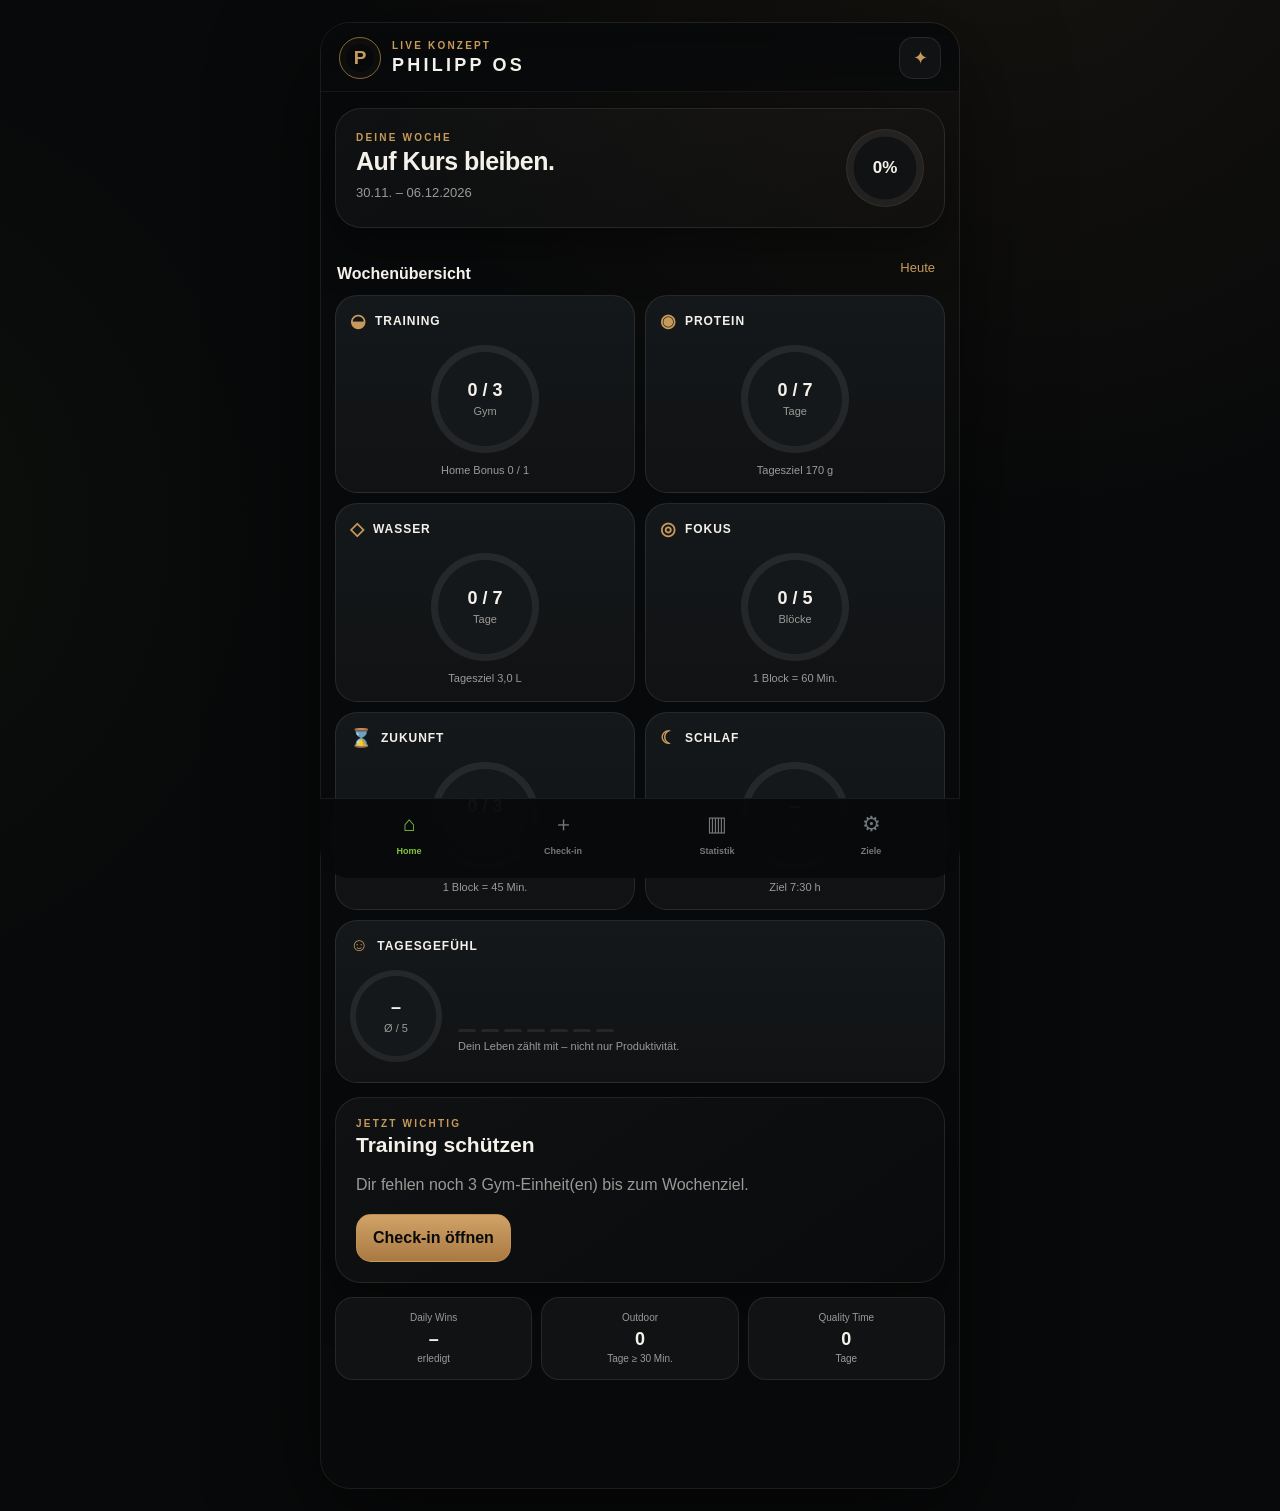
<file: index.html>
<!doctype html>
<html lang="de">
<head>
  <meta charset="utf-8" />
  <meta name="viewport" content="width=device-width, initial-scale=1, viewport-fit=cover" />
  <meta name="theme-color" content="#090a0b" />
  <meta name="apple-mobile-web-app-capable" content="yes" />
  <meta name="apple-mobile-web-app-status-bar-style" content="black-translucent" />
  <meta name="apple-mobile-web-app-title" content="Philipp OS" />
  <title>Philipp OS</title>
  <link rel="manifest" href="./manifest.webmanifest" />
  <link rel="apple-touch-icon" href="./assets/icon-180.png" />
  <link rel="icon" href="./assets/icon-192.png" />
  <link rel="stylesheet" href="./styles.css" />
</head>
<body>
  <div id="app" class="app-shell">
    <header class="topbar">
      <div class="brand-mark" aria-hidden="true">P</div>
      <div class="brand-copy">
        <div class="eyebrow">LIVE KONZEPT</div>
        <h1>PHILIPP OS</h1>
      </div>
      <button id="themeGlowBtn" class="icon-button" type="button" aria-label="Akzentlicht umschalten">✦</button>
    </header>

    <main id="mainContent" class="main-content">
      <section class="view active" id="view-home" data-view="home">
        <div class="hero-card">
          <div>
            <p class="eyebrow">DEINE WOCHE</p>
            <h2 id="weekTitle">Auf Kurs bleiben.</h2>
            <p id="weekRange" class="muted"></p>
          </div>
          <div id="weekScore" class="score-orb" aria-label="Wochenfortschritt">0%</div>
        </div>

        <div class="section-heading">
          <h3>Wochenübersicht</h3>
          <button id="jumpTodayBtn" class="text-button" type="button">Heute</button>
        </div>

        <div class="metric-grid">
          <article class="metric-card" data-metric="training">
            <div class="metric-head"><span class="metric-icon">◒</span><span>Training</span></div>
            <div class="ring" id="trainingRing"><div><strong id="trainingValue">0 / 3</strong><small>Gym</small></div></div>
            <p id="homeBonus" class="metric-note">Home Bonus 0 / 1</p>
          </article>

          <article class="metric-card" data-metric="protein">
            <div class="metric-head"><span class="metric-icon">◉</span><span>Protein</span></div>
            <div class="ring" id="proteinRing"><div><strong id="proteinValue">0 / 7</strong><small>Tage</small></div></div>
            <p id="proteinNote" class="metric-note">Tagesziel 170 g</p>
          </article>

          <article class="metric-card" data-metric="water">
            <div class="metric-head"><span class="metric-icon">◇</span><span>Wasser</span></div>
            <div class="ring" id="waterRing"><div><strong id="waterValue">0 / 7</strong><small>Tage</small></div></div>
            <p id="waterNote" class="metric-note">Tagesziel 3,0 L</p>
          </article>

          <article class="metric-card" data-metric="focus">
            <div class="metric-head"><span class="metric-icon">◎</span><span>Fokus</span></div>
            <div class="ring" id="focusRing"><div><strong id="focusValue">0 / 5</strong><small>Blöcke</small></div></div>
            <p id="focusNote" class="metric-note">1 Block = 60 Min.</p>
          </article>

          <article class="metric-card" data-metric="future">
            <div class="metric-head"><span class="metric-icon">⌛</span><span>Zukunft</span></div>
            <div class="ring" id="futureRing"><div><strong id="futureValue">0 / 3</strong><small>Blöcke</small></div></div>
            <p id="futureNote" class="metric-note">1 Block = 45 Min.</p>
          </article>

          <article class="metric-card" data-metric="sleep">
            <div class="metric-head"><span class="metric-icon">☾</span><span>Schlaf</span></div>
            <div class="ring" id="sleepRing"><div><strong id="sleepValue">–</strong><small>Ø</small></div></div>
            <p id="sleepNote" class="metric-note">Ziel 7:30 h</p>
          </article>

          <article class="metric-card wide" data-metric="mood">
            <div class="metric-head"><span class="metric-icon">☺</span><span>Tagesgefühl</span></div>
            <div class="wide-metric-row">
              <div class="ring compact" id="moodRing"><div><strong id="moodValue">–</strong><small>Ø / 5</small></div></div>
              <div class="spark-wrap">
                <div id="moodSpark" class="spark" aria-label="Tagesgefühl der Woche"></div>
                <p class="metric-note">Dein Leben zählt mit – nicht nur Produktivität.</p>
              </div>
            </div>
          </article>
        </div>

        <section class="focus-card">
          <p class="eyebrow">JETZT WICHTIG</p>
          <h3 id="priorityTitle">Heute klein anfangen.</h3>
          <p id="priorityText" class="muted">Trage deinen ersten Check-in ein, damit Philipp OS dir eine klare Priorität zeigen kann.</p>
          <button class="primary-button" type="button" data-nav-target="checkin">Check-in öffnen</button>
        </section>

        <section class="mini-stats">
          <div><span>Daily Wins</span><strong id="winsRate">–</strong><small>erledigt</small></div>
          <div><span>Outdoor</span><strong id="outdoorDays">0</strong><small>Tage ≥ 30 Min.</small></div>
          <div><span>Quality Time</span><strong id="qualityDays">0</strong><small>Tage</small></div>
        </section>
      </section>

      <section class="view" id="view-checkin" data-view="checkin">
        <div class="section-heading sticky-heading">
          <div>
            <p class="eyebrow">CHECK-IN</p>
            <h2>Einfach. Schnell. Ehrlich.</h2>
          </div>
          <input id="entryDate" class="date-input" type="date" aria-label="Datum des Eintrags" />
        </div>

        <div class="segmented" role="tablist" aria-label="Check-in auswählen">
          <button id="morningTab" class="segment active" type="button" role="tab" aria-selected="true">Morgen</button>
          <button id="eveningTab" class="segment" type="button" role="tab" aria-selected="false">Abend</button>
        </div>

        <form id="morningForm" class="checkin-form active" autocomplete="off">
          <article class="form-card">
            <div class="form-card-head"><span class="metric-icon status-neutral">☀</span><h3>Schlaf & Energie</h3></div>
            <div class="two-col">
              <label>Ins Bett<input id="bedTime" type="time" /></label>
              <label>Aufgestanden<input id="wakeTime" type="time" /></label>
            </div>
            <label>Wie war die Nacht?
              <select id="nightQuality">
                <option value="">Auswählen</option>
                <option value="durchgeschlafen">Durchgeschlafen</option>
                <option value="einmal">1× wach</option>
                <option value="mehrfach">Mehrfach wach</option>
              </select>
            </label>
            <fieldset class="rating-field">
              <legend>Morgenenergie</legend>
              <div class="rating-row" data-rating="morningEnergy"></div>
              <input id="morningEnergy" type="hidden" />
            </fieldset>
          </article>

          <article class="form-card">
            <div class="form-card-head"><span class="metric-icon status-neutral">✓</span><h3>Meine 3 Wins</h3></div>
            <p class="hint">Am besten kontrollierbare Handlungen statt Ergebnisse.</p>
            <label>Win 1<input id="win1" type="text" maxlength="100" placeholder="z. B. 15 Akquise-Kontakte" /></label>
            <label>Win 2<input id="win2" type="text" maxlength="100" placeholder="z. B. Gym" /></label>
            <label>Win 3<input id="win3" type="text" maxlength="100" placeholder="z. B. Quality Time" /></label>
          </article>

          <article class="form-card">
            <div class="form-card-head"><span class="metric-icon status-neutral">◎</span><h3>Fokus planen</h3></div>
            <label>Geplanter Fokus heute
              <select id="focusPlan">
                <option value="0">Noch offen</option>
                <option value="30">30 Minuten</option>
                <option value="60">60 Minuten</option>
                <option value="90">90 Minuten</option>
                <option value="120">120+ Minuten</option>
              </select>
            </label>
            <fieldset class="chip-field">
              <legend>Was könnte mich blockieren?</legend>
              <div class="chip-row" id="blockerChips">
                <label class="chip"><input type="checkbox" value="motivation" />Motivation</label>
                <label class="chip"><input type="checkbox" value="handy" />Handy</label>
                <label class="chip"><input type="checkbox" value="müdigkeit" />Müdigkeit</label>
                <label class="chip"><input type="checkbox" value="perfektion" />Perfektion</label>
                <label class="chip"><input type="checkbox" value="anderes" />Anderes</label>
              </div>
            </fieldset>
            <label>Wenn es schwer wird, dann …<input id="ifThen" type="text" maxlength="140" placeholder="… mache ich nur den ersten kleinen Schritt." /></label>
          </article>

          <button class="primary-button full" type="submit">Morgen speichern</button>
          <p id="morningSaved" class="save-message" role="status"></p>
        </form>

        <form id="eveningForm" class="checkin-form" autocomplete="off">
          <article class="form-card">
            <div class="form-card-head"><span class="metric-icon status-neutral">◒</span><h3>Training</h3></div>
            <div class="choice-grid" id="trainingChoices">
              <label class="choice"><input type="radio" name="training" value="gym" /><span>Gym</span><small>Ganzkörper</small></label>
              <label class="choice"><input type="radio" name="training" value="home" /><span>Home</span><small>Bonus</small></label>
              <label class="choice"><input type="radio" name="training" value="pause" /><span>Pause</span><small>Regeneration</small></label>
            </div>
          </article>

          <article class="form-card">
            <div class="form-card-head"><span class="metric-icon status-neutral">◉</span><h3>Protein</h3></div>
            <div class="live-total"><span>Heute gesamt</span><strong id="proteinTotalLive">0 g</strong></div>
            <div class="progress-track"><span id="proteinBarLive"></span></div>
            <div class="two-col">
              <label>Frühstück<input id="proteinBreakfast" type="number" min="0" max="250" inputmode="numeric" placeholder="g" /></label>
              <label>Mittag<input id="proteinLunch" type="number" min="0" max="250" inputmode="numeric" placeholder="g" /></label>
              <label>Abend<input id="proteinDinner" type="number" min="0" max="250" inputmode="numeric" placeholder="g" /></label>
              <label>Snacks / Shake<input id="proteinOther" type="number" min="0" max="250" inputmode="numeric" placeholder="g" /></label>
            </div>
            <div class="quick-row" aria-label="Protein schnell hinzufügen">
              <button type="button" class="quick-button" data-protein-add="20">+20 g</button>
              <button type="button" class="quick-button" data-protein-add="30">+30 g</button>
              <button type="button" class="quick-button" data-protein-add="40">+40 g</button>
              <button type="button" class="quick-button" data-protein-add="50">+50 g</button>
            </div>
          </article>

          <article class="form-card">
            <div class="form-card-head"><span class="metric-icon status-neutral">◇</span><h3>Wasser</h3></div>
            <div class="live-total"><span>Heute gesamt</span><strong id="waterTotalLive">0,00 L</strong></div>
            <div class="progress-track"><span id="waterBarLive"></span></div>
            <div class="glass-grid">
              <label class="glass-counter">
                <span class="glass-icon small-glass">▯</span>
                <span>Kleine Gläser</span>
                <small id="smallGlassLabel">250 ml</small>
                <input id="smallGlasses" type="number" min="0" max="30" step="1" inputmode="numeric" value="0" />
              </label>
              <label class="glass-counter">
                <span class="glass-icon large-glass">▯</span>
                <span>Große Gläser</span>
                <small id="largeGlassLabel">500 ml</small>
                <input id="largeGlasses" type="number" min="0" max="30" step="1" inputmode="numeric" value="0" />
              </label>
            </div>
          </article>

          <article class="form-card">
            <div class="form-card-head"><span class="metric-icon status-neutral">◎</span><h3>Umsetzung</h3></div>
            <div class="two-col">
              <label>Fokus heute
                <select id="focusMinutes">
                  <option value="0">0 Min.</option>
                  <option value="30">30 Min.</option>
                  <option value="60">60 Min.</option>
                  <option value="90">90 Min.</option>
                  <option value="120">120 Min.</option>
                  <option value="180">180+ Min.</option>
                </select>
              </label>
              <label>Zukunftszeit
                <select id="futureMinutes">
                  <option value="0">0 Min.</option>
                  <option value="15">15 Min.</option>
                  <option value="30">30 Min.</option>
                  <option value="45">45 Min.</option>
                  <option value="60">60 Min.</option>
                  <option value="90">90+ Min.</option>
                </select>
              </label>
            </div>
          </article>

          <article class="form-card" id="winsReviewCard">
            <div class="form-card-head"><span class="metric-icon status-neutral">✓</span><h3>Daily Wins</h3></div>
            <div id="winsReview" class="wins-review"><p class="hint">Morgens noch keine Wins eingetragen.</p></div>
          </article>

          <article class="form-card">
            <div class="form-card-head"><span class="metric-icon status-neutral">☺</span><h3>Leben & Tagesgefühl</h3></div>
            <fieldset class="rating-field"><legend>Stress</legend><div class="rating-row" data-rating="stress"></div><input id="stress" type="hidden" /></fieldset>
            <fieldset class="rating-field"><legend>Tagesgefühl</legend><div class="rating-row" data-rating="mood"></div><input id="mood" type="hidden" /></fieldset>
            <label>Zeit draußen
              <select id="outdoorMinutes">
                <option value="0">Kaum / 0–15 Min.</option>
                <option value="15">15–30 Min.</option>
                <option value="30">30–60 Min.</option>
                <option value="60">60+ Min.</option>
              </select>
            </label>
            <label class="switch-row"><span><strong>Quality Time</strong><small>Bewusst Zeit mit Menschen, die dir wichtig sind.</small></span><input id="qualityTime" type="checkbox" /></label>
          </article>

          <details class="form-card optional-card">
            <summary>Optional: Extras</summary>
            <div class="optional-body">
              <fieldset class="chip-field">
                <legend>Supplements</legend>
                <div class="chip-row" id="supplementChips">
                  <label class="chip"><input type="checkbox" value="kreatin" />Kreatin</label>
                  <label class="chip"><input type="checkbox" value="magnesium" />Magnesium</label>
                  <label class="chip"><input type="checkbox" value="finasterid" />Finasterid</label>
                </div>
              </fieldset>
              <label>Koffein-Getränke<input id="caffeineDrinks" type="number" min="0" max="12" inputmode="numeric" value="0" /></label>
              <label class="switch-row"><span><strong>Handy hat Fokus gestört</strong><small>Nur Ja/Nein statt abstrakter Skala.</small></span><input id="phoneDistracted" type="checkbox" /></label>
              <label>Notiz<textarea id="eveningNote" maxlength="500" rows="3" placeholder="Optional"></textarea></label>
            </div>
          </details>

          <button class="primary-button full" type="submit">Abend speichern</button>
          <p id="eveningSaved" class="save-message" role="status"></p>
        </form>
      </section>

      <section class="view" id="view-stats" data-view="stats">
        <div class="section-heading">
          <div><p class="eyebrow">AUSWERTUNG</p><h2>4-Wochen-Trend</h2></div>
        </div>
        <div id="trendCards" class="trend-stack"></div>
        <article class="form-card">
          <div class="form-card-head"><span class="metric-icon status-neutral">↗</span><h3>Was Philipp OS beobachtet</h3></div>
          <p id="insightText" class="muted">Noch zu wenig Daten für einen Trend. Nach einigen Tagen werden hier einfache Muster sichtbar.</p>
        </article>
      </section>

      <section class="view" id="view-settings" data-view="settings">
        <div class="section-heading"><div><p class="eyebrow">EINSTELLUNGEN</p><h2>Deine Ziele</h2></div></div>
        <form id="settingsForm" class="checkin-form active">
          <article class="form-card">
            <div class="form-card-head"><span class="metric-icon status-neutral">◒</span><h3>Wochenziele</h3></div>
            <div class="two-col">
              <label>Gym / Woche<input id="targetGym" type="number" min="1" max="7" /></label>
              <label>Home Bonus<input id="targetHome" type="number" min="0" max="7" /></label>
              <label>Fokusblöcke<input id="targetFocusBlocks" type="number" min="1" max="14" /></label>
              <label>Zukunftsblöcke<input id="targetFutureBlocks" type="number" min="1" max="14" /></label>
            </div>
          </article>
          <article class="form-card">
            <div class="form-card-head"><span class="metric-icon status-neutral">◉</span><h3>Tagesziele</h3></div>
            <div class="two-col">
              <label>Protein (g)<input id="targetProtein" type="number" min="50" max="400" /></label>
              <label>Wasser (ml)<input id="targetWater" type="number" min="500" max="8000" step="100" /></label>
              <label>Schlaf (Min.)<input id="targetSleep" type="number" min="240" max="720" step="15" /></label>
              <label>Fokusblock (Min.)<input id="focusBlockMinutes" type="number" min="15" max="180" step="15" /></label>
              <label>Zukunftsblock (Min.)<input id="futureBlockMinutes" type="number" min="15" max="180" step="15" /></label>
            </div>
          </article>
          <article class="form-card">
            <div class="form-card-head"><span class="metric-icon status-neutral">◇</span><h3>Glasgrößen</h3></div>
            <div class="two-col">
              <label>Kleines Glas (ml)<input id="smallGlassMl" type="number" min="50" max="1500" step="50" /></label>
              <label>Großes Glas (ml)<input id="largeGlassMl" type="number" min="50" max="2000" step="50" /></label>
            </div>
          </article>
          <button class="primary-button full" type="submit">Einstellungen speichern</button>
          <p id="settingsSaved" class="save-message" role="status"></p>
        </form>

        <div class="section-heading minor"><h3>Daten</h3></div>
        <article class="form-card">
          <p class="muted">Deine Einträge bleiben standardmäßig nur in diesem Browser. Für ein neues Gerät kannst du ein Backup exportieren und wieder importieren.</p>
          <div class="button-stack">
            <button id="exportBtn" class="secondary-button" type="button">Backup exportieren</button>
            <label class="secondary-button file-button">Backup importieren<input id="importInput" type="file" accept="application/json,.json" /></label>
            <button id="clearBtn" class="danger-button" type="button">Lokale Daten löschen</button>
          </div>
          <p id="dataMessage" class="save-message" role="status"></p>
        </article>
        <article class="form-card privacy-card">
          <p class="eyebrow">PRIVATSPHÄRE</p>
          <p>Die GitHub-Pages-Dateien enthalten keine persönlichen Journal-Daten. Einträge werden lokal auf deinem Gerät gespeichert, bis du selbst ein Backup exportierst.</p>
        </article>
      </section>
    </main>

    <nav class="bottom-nav" aria-label="Hauptnavigation">
      <button class="nav-item active" type="button" data-nav-target="home"><span>⌂</span><small>Home</small></button>
      <button class="nav-item" type="button" data-nav-target="checkin"><span>＋</span><small>Check-in</small></button>
      <button class="nav-item" type="button" data-nav-target="stats"><span>▥</span><small>Statistik</small></button>
      <button class="nav-item" type="button" data-nav-target="settings"><span>⚙</span><small>Ziele</small></button>
    </nav>
  </div>

  <div id="toast" class="toast" role="status" aria-live="polite"></div>
  <script src="./app.js" defer></script>
</body>
</html>
</file>
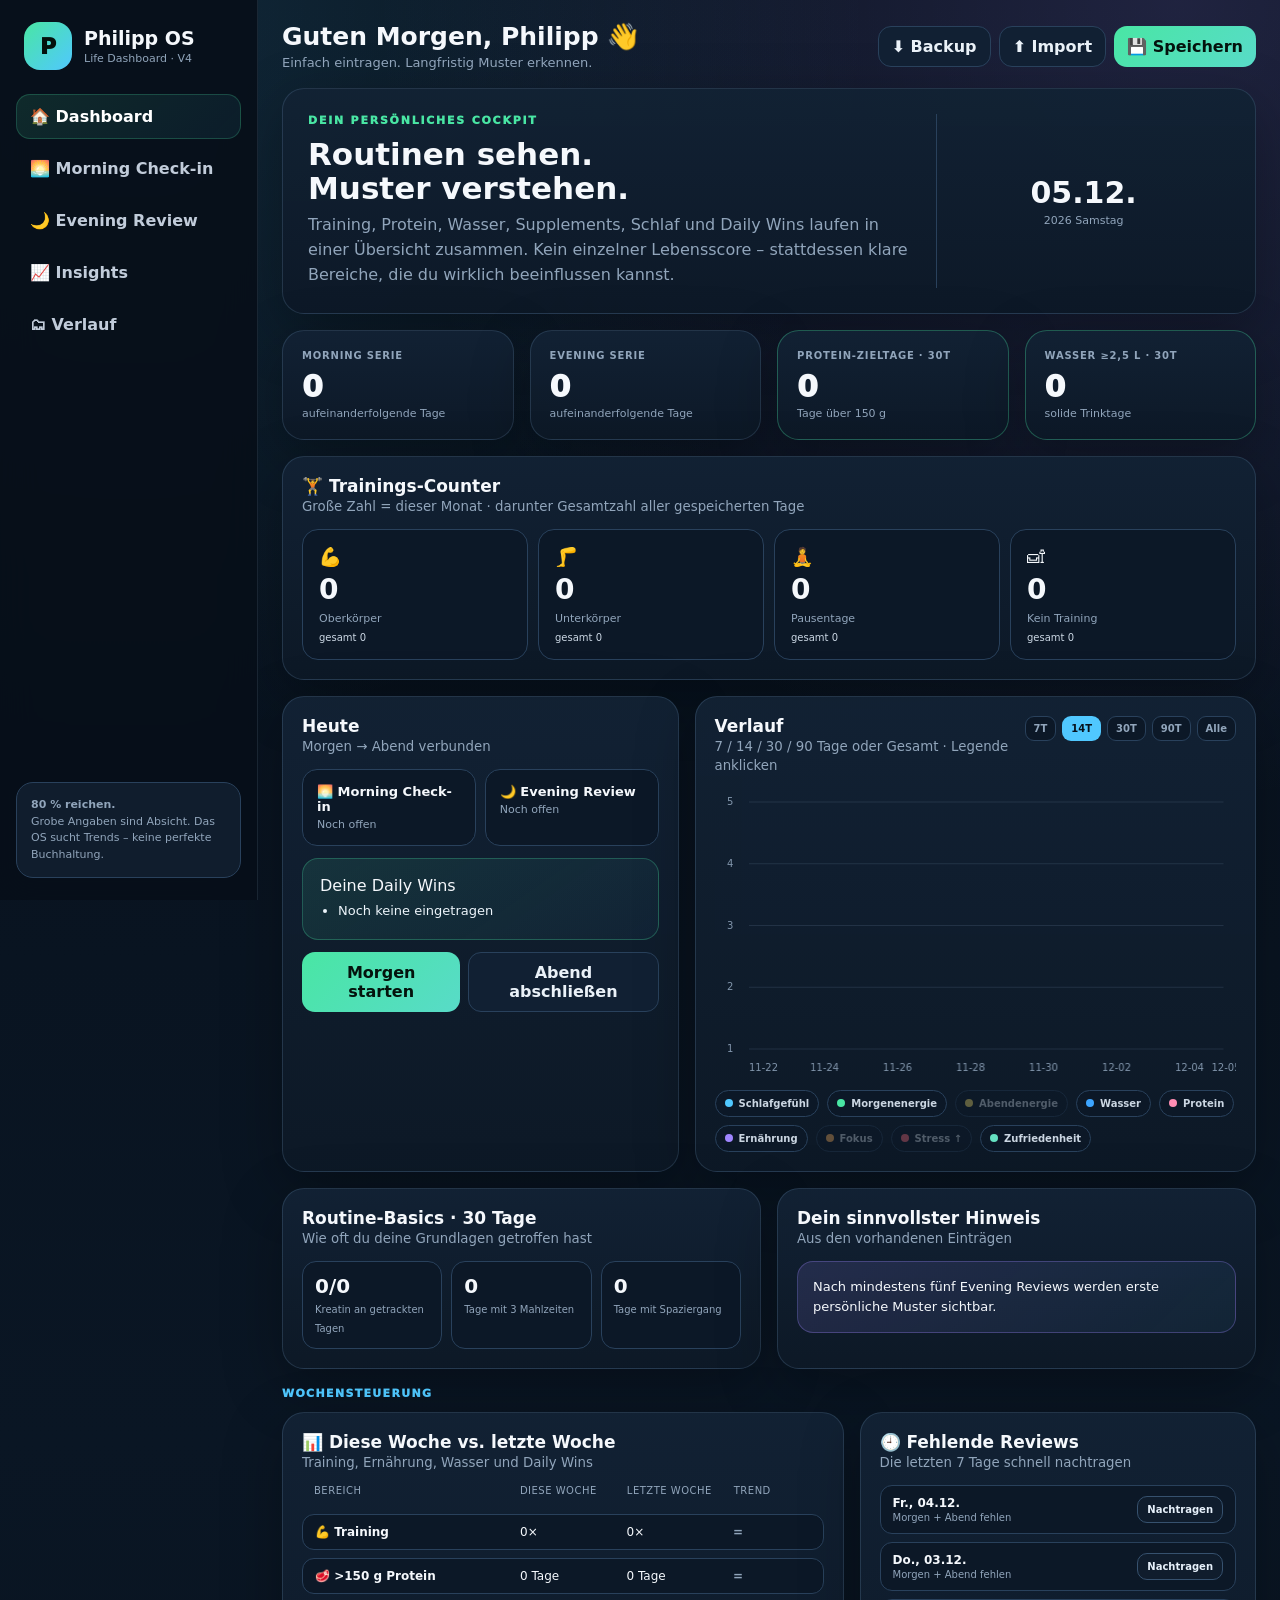
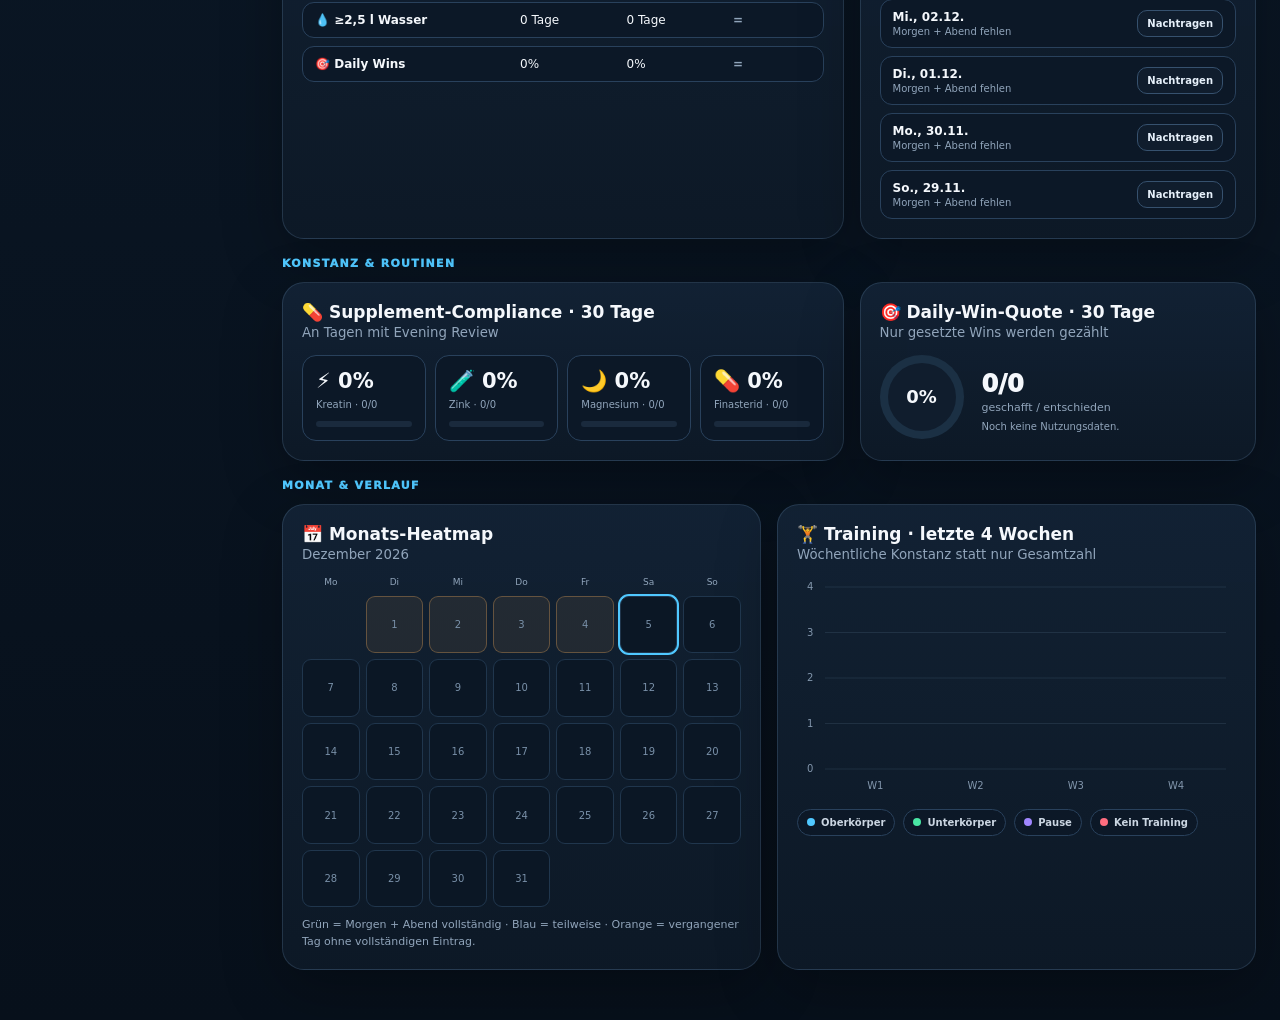
<file: Index.html.html>
<!DOCTYPE html>
<html lang="de">
<head>
<meta charset="UTF-8">
<meta name="viewport" content="width=device-width,initial-scale=1.0">
<meta name="theme-color" content="#07101b">
<title>Philipp OS Mobile – iPhone Edition</title>
<style>
:root{--bg:#07101b;--panel:#101d2d;--panel2:#142438;--line:#29415c;--text:#f5f8fc;--muted:#91a5bb;--green:#49e6a4;--cyan:#50c8ff;--violet:#a086ff;--orange:#ffb45e;--red:#ff6d7f;--yellow:#f7df6b;--r:22px;--shadow:0 18px 60px rgba(0,0,0,.28)}
*{box-sizing:border-box}html{scroll-behavior:smooth}body{margin:0;color:var(--text);font-family:Inter,ui-sans-serif,system-ui,-apple-system,"Segoe UI",sans-serif;background:radial-gradient(circle at 10% 0,rgba(80,200,255,.13),transparent 26%),radial-gradient(circle at 92% 0,rgba(160,134,255,.16),transparent 28%),linear-gradient(180deg,#07101b,#0a1624 55%,#07101b);min-height:100vh}button,input,textarea,select{font:inherit}button{cursor:pointer}.app{display:grid;grid-template-columns:258px 1fr;min-height:100vh}.sidebar{position:sticky;top:0;height:100vh;padding:22px 16px;border-right:1px solid rgba(120,150,180,.17);background:rgba(7,15,25,.9);backdrop-filter:blur(18px);display:flex;flex-direction:column;z-index:10}.brand{display:flex;gap:12px;align-items:center;padding:0 8px 24px}.logo{width:48px;height:48px;border-radius:16px;display:grid;place-items:center;background:linear-gradient(135deg,var(--green),var(--cyan));color:#04110d;font-weight:950;font-size:22px}.brand h1{margin:0;font-size:19px}.brand p{margin:3px 0 0;color:var(--muted);font-size:11px}.nav{display:grid;gap:7px}.nav button{width:100%;display:flex;align-items:center;gap:11px;padding:12px 13px;border:1px solid transparent;border-radius:14px;background:transparent;color:#c1ccda;text-align:left;font-weight:800}.nav button:hover,.nav button.active{background:linear-gradient(135deg,rgba(73,230,164,.12),rgba(80,200,255,.07));border-color:rgba(73,230,164,.22);color:#fff}.side-note{margin-top:auto;padding:14px;border-radius:17px;background:#101d2d;border:1px solid var(--line);font-size:11px;color:var(--muted);line-height:1.5}.content{min-width:0;padding:22px 24px 50px}.topbar{display:flex;justify-content:space-between;gap:16px;align-items:center;margin-bottom:18px}.topbar h2{margin:0;font-size:25px}.topbar p{margin:4px 0 0;color:var(--muted);font-size:13px}.actions{display:flex;gap:8px;flex-wrap:wrap}.btn{border:1px solid var(--line);background:#112033;color:#eaf1f8;padding:10px 13px;border-radius:13px;font-weight:850}.btn:hover{border-color:#456483}.btn.primary{border:none;color:#04130d;background:linear-gradient(135deg,var(--green),#58dbc8)}.btn.danger{color:#ffd7dd;background:#29151c;border-color:#65313c}.view{display:none}.view.active{display:block}.hero,.card{background:linear-gradient(180deg,rgba(18,34,52,.97),rgba(13,25,39,.98));border:1px solid rgba(100,135,170,.25);border-radius:var(--r);box-shadow:var(--shadow)}.hero{padding:25px;display:grid;grid-template-columns:1.35fr .65fr;gap:18px;margin-bottom:16px}.eyebrow{font-size:11px;letter-spacing:.16em;text-transform:uppercase;color:var(--green);font-weight:950}.hero h3{font-size:31px;line-height:1.1;margin:10px 0 8px}.hero p{color:var(--muted);line-height:1.55;margin:0}.datebox{display:flex;flex-direction:column;justify-content:center;align-items:center;border-left:1px solid var(--line)}.datebox strong{font-size:30px}.datebox span{font-size:11px;color:var(--muted);margin-top:4px}.grid{display:grid;grid-template-columns:repeat(12,minmax(0,1fr));gap:16px}.card{padding:19px;min-width:0}.s3{grid-column:span 3}.s4{grid-column:span 4}.s5{grid-column:span 5}.s6{grid-column:span 6}.s7{grid-column:span 7}.s8{grid-column:span 8}.s12{grid-column:span 12}.card-head{display:flex;justify-content:space-between;align-items:flex-start;gap:12px;margin-bottom:14px}.card h3{font-size:17px;margin:0}.card small{color:var(--muted)}.metric .label{font-size:10px;text-transform:uppercase;letter-spacing:.08em;color:var(--muted);font-weight:900}.metric .value{font-size:30px;font-weight:950;margin:8px 0 3px}.metric .sub{font-size:11px;color:var(--muted)}.metric.accent{border-color:rgba(73,230,164,.32)}.counter-grid{display:grid;grid-template-columns:repeat(4,1fr);gap:10px}.counter{padding:16px;border-radius:16px;background:#0c1827;border:1px solid var(--line)}.counter .emoji{font-size:18px}.counter strong{display:block;font-size:28px;margin:6px 0 1px}.counter span{font-size:11px;color:var(--muted)}.counter em{display:block;font-style:normal;font-size:10px;color:#cbd7e4;margin-top:6px}.status-grid{display:grid;grid-template-columns:repeat(2,1fr);gap:9px}.status{padding:14px;border-radius:15px;background:#0c1827;border:1px solid var(--line)}.status strong{display:block;font-size:13px}.status span{display:block;margin-top:4px;color:var(--muted);font-size:11px}.status.done{border-color:rgba(73,230,164,.5);background:rgba(73,230,164,.09)}.focusbox{padding:17px;border-radius:16px;border:1px solid rgba(73,230,164,.28);background:linear-gradient(145deg,rgba(73,230,164,.11),rgba(80,200,255,.04))}.focusbox ul{margin:8px 0 0;padding-left:18px}.focusbox li{margin:4px 0;color:#edf5fb;font-size:13px}.chart{height:290px}.chart.small{height:210px}canvas{width:100%;height:100%;display:block}.legend{display:flex;gap:8px;flex-wrap:wrap;margin-top:12px}.legend-btn{display:flex;align-items:center;gap:6px;border:1px solid var(--line);background:#0c1827;color:#cbd6e2;padding:7px 9px;border-radius:999px;font-size:10px;font-weight:800}.legend-btn.off{opacity:.35}.dot{display:inline-block;width:8px;height:8px;border-radius:50%}.insight{padding:15px;border-radius:16px;border:1px solid rgba(160,134,255,.3);background:linear-gradient(135deg,rgba(160,134,255,.14),rgba(80,200,255,.06));font-size:13px;line-height:1.55}.section-title{margin:5px 0 14px}.section-title h3{margin:0;font-size:22px}.section-title p{margin:5px 0 0;color:var(--muted);font-size:13px}.group-title{display:flex;align-items:center;gap:9px;margin:26px 0 10px}.group-title:first-child{margin-top:0}.group-title h3{font-size:17px;margin:0}.group-title span{color:var(--muted);font-size:11px}.question{padding:16px;border-radius:17px;background:#0c1827;border:1px solid #263c54;margin-bottom:12px}.question h4{margin:0 0 5px;font-size:14px}.question p{margin:0 0 12px;font-size:11px;color:var(--muted);line-height:1.45}.choices{display:grid;grid-template-columns:repeat(auto-fit,minmax(145px,1fr));gap:8px}.choice{position:relative;display:block;cursor:pointer;-webkit-tap-highlight-color:transparent}.choice input{position:absolute;opacity:0;width:1px;height:1px;pointer-events:none}.choice:focus-within span{outline:2px solid rgba(80,200,255,.55);outline-offset:2px}.choice span{display:flex;align-items:center;gap:8px;min-height:48px;padding:10px 11px;border-radius:13px;border:1px solid #2b435d;background:#101d2d;color:#d9e2ec;font-size:12px;font-weight:780;cursor:pointer;transition:.18s}.choice:hover span{border-color:#456483}.choice input:checked+span{border-color:var(--green);background:linear-gradient(145deg,rgba(73,230,164,.15),rgba(16,29,45,.96));box-shadow:0 0 0 2px rgba(73,230,164,.07)}.conditional{display:none;margin-top:10px;padding-top:10px;border-top:1px dashed #314962}.conditional.show{display:block}.field{margin-bottom:12px}.field label{display:block;font-size:11px;font-weight:850;color:#c7d2df;margin-bottom:6px}input[type=text],input[type=time],textarea,select{width:100%;border:1px solid #2a4059;background:#0b1725;color:#f4f7fb;padding:11px 12px;border-radius:12px;outline:none}input:focus,textarea:focus,select:focus{border-color:#50c8ff;box-shadow:0 0 0 3px rgba(80,200,255,.08)}textarea{min-height:88px;resize:vertical;line-height:1.5}.row{display:grid;grid-template-columns:1fr 1fr;gap:10px}.wins-grid{display:grid;grid-template-columns:1fr 1fr;gap:10px}.win-field{padding:13px;border-radius:15px;background:#0c1827;border:1px solid #263c54}.win-field label{display:block;font-size:11px;color:var(--muted);font-weight:850;margin-bottom:6px}.win-review{display:grid;gap:9px}.win-row{display:grid;grid-template-columns:1fr auto;gap:12px;align-items:center;padding:13px;border-radius:14px;background:#101d2d;border:1px solid #2b435d}.win-row.empty{opacity:.6}.win-text{font-size:13px;font-weight:800;line-height:1.35}.win-actions{display:flex;gap:6px}.win-btn{width:42px;height:38px;border-radius:11px;border:1px solid #36516e;background:#0c1827;color:#b9c9d9;font-weight:950;font-size:17px}.win-btn.yes.active{background:rgba(73,230,164,.17);border-color:var(--green);color:var(--green)}.win-btn.no.active{background:rgba(255,109,127,.14);border-color:var(--red);color:#ff94a2}.sticky-save{position:sticky;bottom:12px;z-index:8;margin-top:16px;display:flex;justify-content:flex-end}.sticky-save .btn{box-shadow:0 10px 30px rgba(0,0,0,.35)}.history{display:grid;gap:8px;max-height:560px;overflow:auto}.history-item{display:grid;grid-template-columns:95px 1fr 120px 36px;gap:10px;align-items:center;padding:11px;border-radius:13px;background:#0b1725;border:1px solid #263c54;cursor:pointer}.history-item:hover{border-color:#496b8b}.history-item .badges{display:flex;gap:5px;flex-wrap:wrap}.badge{font-size:9px;padding:5px 7px;border-radius:999px;border:1px solid var(--line);color:#cbd6e2}.history-item button{border:0;background:transparent;color:#ff9cab;font-weight:950}.empty-note{color:var(--muted);font-size:13px;padding:16px;text-align:center}.range{display:flex;gap:6px}.range button{padding:6px 8px;border-radius:9px;border:1px solid var(--line);background:#0c1827;color:var(--muted);font-size:10px;font-weight:850}.range button.active{background:var(--cyan);color:#07111b;border-color:transparent}.note{font-size:11px;color:var(--muted);line-height:1.5}.mobile-nav{display:none}.section-separator{height:1px;background:linear-gradient(90deg,transparent,#29415c,transparent);margin:24px 0}.mini-grid{display:grid;grid-template-columns:repeat(3,1fr);gap:9px}.mini-stat{padding:12px;border-radius:14px;background:#0c1827;border:1px solid var(--line)}.mini-stat strong{display:block;font-size:20px}.mini-stat span{font-size:10px;color:var(--muted)}
@media(max-width:1050px){.app{grid-template-columns:1fr}.sidebar{display:none}.content{padding:16px 14px 86px}.hero{grid-template-columns:1fr}.datebox{border-left:0;border-top:1px solid var(--line);padding-top:16px}.s3,.s4,.s5,.s6,.s7,.s8{grid-column:span 12}.mobile-nav{display:grid;grid-template-columns:repeat(5,1fr);position:fixed;left:8px;right:8px;bottom:8px;z-index:20;padding:6px;border-radius:17px;background:rgba(8,17,29,.95);border:1px solid var(--line);backdrop-filter:blur(18px)}.mobile-nav button{border:0;background:transparent;color:#aab8c8;padding:9px 4px;border-radius:11px;font-size:18px}.mobile-nav button.active{background:rgba(73,230,164,.12);color:var(--green)}.topbar{align-items:flex-start}.actions{justify-content:flex-end}.history-item{grid-template-columns:78px 1fr 34px}.history-item .badges{display:none}}
@media(max-width:720px){.hero h3{font-size:26px}.grid{gap:12px}.card{padding:15px}.choices{grid-template-columns:1fr 1fr}.row,.wins-grid{grid-template-columns:1fr}.status-grid{grid-template-columns:1fr}.topbar p{display:none}.btn span{display:none}.counter-grid{grid-template-columns:1fr 1fr}.mini-grid{grid-template-columns:1fr}.win-row{grid-template-columns:1fr}.win-actions{justify-content:flex-start}}

.date-nav{display:flex;align-items:center;gap:8px;flex-wrap:wrap;margin:0 0 16px;padding:13px 15px;border:1px solid var(--line);border-radius:16px;background:#0c1827}.date-nav strong{font-size:13px}.date-nav .selected-date{margin-right:auto}.date-nav input[type=date]{border:1px solid #2a4059;background:#0b1725;color:#f4f7fb;padding:8px 10px;border-radius:10px;color-scheme:dark}.date-nav.past{border-color:rgba(255,180,94,.45);background:rgba(255,180,94,.06)}.past-note{font-size:10px;color:var(--orange);font-weight:850;display:none}.date-nav.past .past-note{display:inline}.week-table{display:grid;gap:8px}.week-row{display:grid;grid-template-columns:1.4fr .7fr .7fr .55fr;gap:8px;align-items:center;padding:10px 12px;border-radius:12px;background:#0c1827;border:1px solid var(--line);font-size:12px}.week-row.head{background:transparent;border:0;color:var(--muted);font-size:10px;text-transform:uppercase;letter-spacing:.05em;padding-top:0}.trend-up{color:var(--green);font-weight:900}.trend-down{color:var(--red);font-weight:900}.trend-flat{color:var(--muted);font-weight:900}.supp-grid{display:grid;grid-template-columns:repeat(4,1fr);gap:9px}.supp{padding:13px;border-radius:14px;background:#0c1827;border:1px solid var(--line)}.supp strong{font-size:21px;display:block}.supp span{font-size:10px;color:var(--muted)}.bar{height:6px;background:#1a2a3d;border-radius:99px;overflow:hidden;margin-top:9px}.bar i{display:block;height:100%;background:linear-gradient(90deg,var(--green),var(--cyan));border-radius:99px}.heatmap{display:grid;grid-template-columns:repeat(7,1fr);gap:6px}.heat-label{font-size:9px;color:var(--muted);text-align:center;padding-bottom:3px}.heat-day{aspect-ratio:1;border-radius:9px;background:#0b1725;border:1px solid #20364d;display:grid;place-items:center;font-size:10px;color:#7990a8;cursor:pointer;position:relative}.heat-day.has{background:rgba(80,200,255,.10);border-color:rgba(80,200,255,.35);color:#dcecf8}.heat-day.complete{background:rgba(73,230,164,.16);border-color:rgba(73,230,164,.55);color:#eafff6}.heat-day.missing{background:rgba(255,180,94,.08);border-color:rgba(255,180,94,.30)}.heat-day.today{box-shadow:0 0 0 2px var(--cyan)}.heat-day.blank{visibility:hidden}.missing-list{display:grid;gap:8px}.missing-item{display:flex;align-items:center;justify-content:space-between;gap:10px;padding:10px 12px;border-radius:12px;background:#0c1827;border:1px solid var(--line)}.missing-item span{font-size:12px}.missing-item small{display:block;color:var(--muted);margin-top:2px}.mini-btn{border:1px solid #36516e;background:#101d2d;color:#e7f1fb;padding:7px 9px;border-radius:10px;font-size:10px;font-weight:850}.bar-chart{height:220px}.dashboard-section-label{font-size:11px;text-transform:uppercase;letter-spacing:.12em;color:var(--cyan);font-weight:950;margin:2px 0 -4px;grid-column:span 12}.completion-ring{width:84px;height:84px;border-radius:50%;display:grid;place-items:center;background:conic-gradient(var(--green) calc(var(--p)*1%),#1b3044 0);position:relative}.completion-ring:after{content:'';position:absolute;inset:8px;background:#101d2d;border-radius:50%}.completion-ring strong{position:relative;z-index:1;font-size:18px}.usage-note{font-size:10px;color:var(--muted);margin-top:7px}.insight-list{display:grid;gap:9px}.insight-card{padding:13px;border-radius:14px;background:#0c1827;border:1px solid var(--line);font-size:12px;line-height:1.5}.insight-card b{color:#fff}.all-range-note{font-size:10px;color:var(--muted)}
@media(max-width:700px){.supp-grid{grid-template-columns:repeat(2,1fr)}.week-row{grid-template-columns:1.3fr .65fr .65fr .5fr}.date-nav .selected-date{width:100%;margin-right:0}.heatmap{gap:4px}}

/* ===== Philipp OS Mobile / iPhone Edition overrides ===== */
:root{--safe-bottom:env(safe-area-inset-bottom,0px);--safe-top:env(safe-area-inset-top,0px)}
html{-webkit-text-size-adjust:100%;touch-action:manipulation}
body{overscroll-behavior-y:none;padding-top:var(--safe-top)}
button,.choice,.heat-day,.mini-btn{-webkit-tap-highlight-color:transparent;touch-action:manipulation}
input,textarea,select{font-size:16px!important}
.choice span{user-select:none;-webkit-user-select:none}
.mobile-only-note{display:none}
@media(max-width:1050px){
  body{background:linear-gradient(180deg,#07101b,#0a1624 60%,#07101b);}
  .content{padding:12px 12px calc(100px + var(--safe-bottom));}
  .topbar{position:sticky;top:0;z-index:15;margin:0 -12px 12px;padding:10px 12px 9px;background:rgba(7,16,27,.94);backdrop-filter:blur(18px);border-bottom:1px solid rgba(120,150,180,.14)}
  .topbar h2{font-size:20px}.topbar p{display:none}
  .actions .btn{min-height:44px;padding:9px 11px}
  .hero{padding:18px;margin-bottom:12px;border-radius:18px}.hero h3{font-size:25px;margin-top:7px}.hero p{font-size:13px}
  .card{border-radius:18px;box-shadow:0 10px 34px rgba(0,0,0,.22)}
  .question{padding:14px 12px;border-radius:16px;margin-bottom:10px}
  .question h4{font-size:15px;line-height:1.35}
  .question p{font-size:12px;line-height:1.45}
  .choices{grid-template-columns:1fr!important;gap:8px}
  .choice span{min-height:56px;padding:13px 14px;border-radius:14px;font-size:14px;line-height:1.25}
  .choice input:checked+span{box-shadow:0 0 0 2px rgba(73,230,164,.13),0 6px 18px rgba(0,0,0,.16)}
  .row,.wins-grid,.status-grid,.mini-grid{grid-template-columns:1fr!important}
  .counter-grid{grid-template-columns:1fr 1fr!important;gap:8px}
  .counter{padding:13px}.counter strong{font-size:24px}
  .supp-grid{grid-template-columns:1fr 1fr!important}
  .date-nav{position:sticky;top:65px;z-index:12;padding:10px;margin-bottom:12px;background:rgba(12,24,39,.96);backdrop-filter:blur(16px)}
  .date-nav .selected-date{width:100%;margin:0 0 4px}
  .date-nav button,.date-nav input{min-height:44px}
  .date-nav input[type=date]{flex:1;min-width:150px}
  .win-row{grid-template-columns:1fr!important;gap:9px}.win-actions{justify-content:stretch}.win-btn{flex:1;width:auto;height:48px;font-size:20px}
  .field label{font-size:12px}.field input,.field textarea,.field select{min-height:50px;border-radius:14px}
  textarea{min-height:100px}
  .sticky-save{position:sticky;bottom:calc(78px + var(--safe-bottom));justify-content:stretch;z-index:16}
  .sticky-save .btn{width:100%;min-height:54px;font-size:15px;border-radius:16px}
  .mobile-nav{left:8px;right:8px;bottom:calc(8px + var(--safe-bottom));padding:7px 6px;border-radius:20px;box-shadow:0 10px 35px rgba(0,0,0,.42)}
  .mobile-nav button{min-height:52px;font-size:21px;display:grid;place-items:center}
  .chart{height:240px}.chart.small,.bar-chart{height:200px}
  .legend{gap:6px}.legend-btn{min-height:38px;font-size:11px;padding:8px 10px}
  .heatmap{gap:4px}.heat-day{border-radius:7px;font-size:10px;min-height:38px}
  .missing-item{align-items:stretch;flex-direction:column}.mini-btn{min-height:44px;font-size:12px}
  .history-item{grid-template-columns:70px 1fr 40px!important;padding:12px 9px;min-height:60px}
  .week-row{grid-template-columns:1.2fr .75fr .75fr .5fr;font-size:11px;padding:10px 8px}
  .range{flex-wrap:wrap}.range button{min-height:38px;padding:7px 10px}
  .mobile-only-note{display:block;margin:0 0 12px;padding:11px 12px;border-radius:14px;background:rgba(80,200,255,.08);border:1px solid rgba(80,200,255,.22);font-size:11px;color:#cdeeff;line-height:1.45}
}
@media(max-width:430px){
  .content{padding-left:9px;padding-right:9px}
  .topbar{margin-left:-9px;margin-right:-9px;padding-left:10px;padding-right:10px}
  .topbar h2{font-size:18px}
  .actions{gap:5px}.actions .btn{padding:8px 9px;font-size:12px}
  .hero{padding:16px}.hero h3{font-size:23px}
  .card{padding:13px}.card h3{font-size:16px}
  .counter-grid,.supp-grid{grid-template-columns:1fr 1fr!important}
  .counter strong{font-size:22px}
  .metric .value{font-size:26px}
  .date-nav{top:59px}
  .date-nav button{flex:1;min-width:76px}
  .date-nav input[type=date]{width:100%;flex-basis:100%}
  .choice span{min-height:58px;font-size:14px}
  .mobile-nav{left:6px;right:6px}
}

</style>
</head>
<body>
<div class="app">
<aside class="sidebar">
  <div class="brand"><div class="logo">P</div><div><h1>Philipp OS</h1><p>Life Dashboard · V4</p></div></div>
  <nav class="nav">
    <button class="active" data-view="dashboard">🏠 Dashboard</button>
    <button data-view="morning">🌅 Morning Check-in</button>
    <button data-view="evening">🌙 Evening Review</button>
    <button data-view="insights">📈 Insights</button>
    <button data-view="history">🗂 Verlauf</button>
  </nav>
  <div class="side-note"><strong>80 % reichen.</strong><br>Grobe Angaben sind Absicht. Das OS sucht Trends – keine perfekte Buchhaltung.</div>
</aside>
<main class="content">
<div class="topbar"><div><h2 id="greeting">Philipp OS</h2><p>Einfach eintragen. Langfristig Muster erkennen.</p></div><div class="actions"><button class="btn" id="exportBtn">⬇️ <span>Backup</span></button><button class="btn" id="importBtn">⬆️ <span>Import</span></button><input type="file" id="importFile" accept="application/json" hidden><button class="btn primary" id="saveTop">💾 <span>Speichern</span></button></div></div>
<div class="mobile-only-note">📱 <strong>iPhone Edition:</strong> Große Touch-Flächen, einspaltige Reviews und feste App-Navigation. Für Eingaben am besten in Safari öffnen – nicht nur in der Datei-Vorschau.</div>

<section class="view active" id="dashboardView">
<div class="hero"><div><div class="eyebrow">Dein persönliches Cockpit</div><h3>Routinen sehen.<br>Muster verstehen.</h3><p>Training, Protein, Wasser, Supplements, Schlaf und Daily Wins laufen in einer Übersicht zusammen. Kein einzelner Lebensscore – stattdessen klare Bereiche, die du wirklich beeinflussen kannst.</p></div><div class="datebox"><strong id="todayBig"></strong><span id="todayLong"></span></div></div>
<div class="grid">
  <div class="card s3 metric"><div class="label">Morning Serie</div><div class="value" id="morningStreak">0</div><div class="sub">aufeinanderfolgende Tage</div></div>
  <div class="card s3 metric"><div class="label">Evening Serie</div><div class="value" id="eveningStreak">0</div><div class="sub">aufeinanderfolgende Tage</div></div>
  <div class="card s3 metric accent"><div class="label">Protein-Zieltage · 30T</div><div class="value" id="proteinTarget">0</div><div class="sub">Tage über 150 g</div></div>
  <div class="card s3 metric accent"><div class="label">Wasser ≥2,5 l · 30T</div><div class="value" id="waterTarget">0</div><div class="sub">solide Trinktage</div></div>

  <div class="card s12"><div class="card-head"><div><h3>🏋️ Trainings-Counter</h3><small>Große Zahl = dieser Monat · darunter Gesamtzahl aller gespeicherten Tage</small></div></div><div class="counter-grid">
    <div class="counter"><div class="emoji">💪</div><strong id="upperCount">0</strong><span>Oberkörper</span><em id="upperTotal">gesamt 0</em></div>
    <div class="counter"><div class="emoji">🦵</div><strong id="lowerCount">0</strong><span>Unterkörper</span><em id="lowerTotal">gesamt 0</em></div>
    <div class="counter"><div class="emoji">🧘</div><strong id="restCount">0</strong><span>Pausentage</span><em id="restTotal">gesamt 0</em></div>
    <div class="counter"><div class="emoji">🛋</div><strong id="noSportCount">0</strong><span>Kein Training</span><em id="noSportTotal">gesamt 0</em></div>
  </div></div>

  <div class="card s5"><div class="card-head"><div><h3>Heute</h3><small>Morgen → Abend verbunden</small></div></div><div class="status-grid"><div class="status" id="morningStatus"><strong>🌅 Morning Check-in</strong><span>Noch offen</span></div><div class="status" id="eveningStatus"><strong>🌙 Evening Review</strong><span>Noch offen</span></div></div><div class="focusbox" style="margin-top:12px"><span>Deine Daily Wins</span><ul id="dailyWinsDash"><li>Noch keine eingetragen</li></ul></div><div style="display:flex;gap:8px;margin-top:12px"><button class="btn primary" data-goto="morning">Morgen starten</button><button class="btn" data-goto="evening">Abend abschließen</button></div></div>

  <div class="card s7"><div class="card-head"><div><h3>Verlauf</h3><small>7 / 14 / 30 / 90 Tage oder Gesamt · Legende anklicken</small></div><div class="range"><button data-range="7">7T</button><button class="active" data-range="14">14T</button><button data-range="30">30T</button><button data-range="90">90T</button><button data-range="all">Alle</button></div></div><div class="chart"><canvas id="trendChart"></canvas></div><div class="legend" id="trendLegend"></div></div>

  <div class="card s6"><div class="card-head"><div><h3>Routine-Basics · 30 Tage</h3><small>Wie oft du deine Grundlagen getroffen hast</small></div></div><div class="mini-grid"><div class="mini-stat"><strong id="creatine30">0/0</strong><span>Kreatin an getrackten Tagen</span></div><div class="mini-stat"><strong id="meals30">0</strong><span>Tage mit 3 Mahlzeiten</span></div><div class="mini-stat"><strong id="walk30">0</strong><span>Tage mit Spaziergang</span></div></div></div>
  <div class="card s6"><div class="card-head"><div><h3>Dein sinnvollster Hinweis</h3><small>Aus den vorhandenen Einträgen</small></div></div><div class="insight" id="mainInsight">Nach einigen Einträgen erkennt das System erste persönliche Muster.</div></div>

  <div class="dashboard-section-label">Wochensteuerung</div>
  <div class="card s7"><div class="card-head"><div><h3>📊 Diese Woche vs. letzte Woche</h3><small>Training, Ernährung, Wasser und Daily Wins</small></div></div><div class="week-table" id="weekComparison"></div></div>
  <div class="card s5"><div class="card-head"><div><h3>🕘 Fehlende Reviews</h3><small>Die letzten 7 Tage schnell nachtragen</small></div></div><div class="missing-list" id="missingReviews"></div></div>

  <div class="dashboard-section-label">Konstanz & Routinen</div>
  <div class="card s7"><div class="card-head"><div><h3>💊 Supplement-Compliance · 30 Tage</h3><small>An Tagen mit Evening Review</small></div></div><div class="supp-grid" id="supplementCompliance"></div></div>
  <div class="card s5"><div class="card-head"><div><h3>🎯 Daily-Win-Quote · 30 Tage</h3><small>Nur gesetzte Wins werden gezählt</small></div></div><div style="display:flex;align-items:center;gap:18px"><div class="completion-ring" id="winRing" style="--p:0"><strong id="winRate">0%</strong></div><div><div class="metric"><div class="value" id="winDone30" style="font-size:24px">0/0</div><div class="sub">geschafft / entschieden</div></div><div class="usage-note" id="fillPattern">Noch keine Nutzungsdaten.</div></div></div></div>

  <div class="dashboard-section-label">Monat & Verlauf</div>
  <div class="card s6"><div class="card-head"><div><h3>📅 Monats-Heatmap</h3><small id="heatmapTitle">Aktueller Monat</small></div></div><div class="heatmap" id="monthHeatmap"></div><div class="note" style="margin-top:10px">Grün = Morgen + Abend vollständig · Blau = teilweise · Orange = vergangener Tag ohne vollständigen Eintrag.</div></div>
  <div class="card s6"><div class="card-head"><div><h3>🏋️ Training · letzte 4 Wochen</h3><small>Wöchentliche Konstanz statt nur Gesamtzahl</small></div></div><div class="bar-chart"><canvas id="weeklyTrainingChart"></canvas></div><div class="legend" id="weeklyTrainingLegend"></div></div>
</div></section>

<section class="view" id="morningView"><div class="section-title"><h3>🌅 Morning Check-in</h3><p>Schlaf, aktueller Zustand und maximal vier klare Daily Wins. Keine Rückschau auf Dinge, die du morgens nur raten müsstest.</p></div><div class="date-nav" id="morningDateNav"><div class="selected-date"><strong id="morningSelectedDate">Heute</strong><div class="past-note">↩ Nachtrag für einen vergangenen Tag</div></div><button class="btn" type="button" data-date-step="-1">← Vortag</button><button class="btn" type="button" data-date-today>Heute</button><button class="btn" type="button" data-date-step="1">Nächster →</button><input type="date" id="morningDatePicker" aria-label="Datum auswählen"></div><div class="card">
<div class="group-title"><h3>😴 Schlaf & Start</h3><span>Was du morgens gut einschätzen kannst</span></div>
<div class="row"><div class="field"><label>Wann bist du ungefähr ins Bett gegangen?</label><input type="time" id="bedTime"></div><div class="field"><label>Wann bist du ungefähr aufgestanden?</label><input type="time" id="wakeTime"></div></div>
<div class="question"><h4>😴 Wie hat sich dein Schlaf heute Morgen angefühlt?</h4><p>Nur der passendste Eindruck.</p><div class="choices"><label class="choice"><input type="radio" name="sleepFeel" value="5"><span>😁 Sehr erholt</span></label><label class="choice"><input type="radio" name="sleepFeel" value="4"><span>🙂 Ziemlich fit</span></label><label class="choice"><input type="radio" name="sleepFeel" value="3"><span>😐 Geht so</span></label><label class="choice"><input type="radio" name="sleepFeel" value="2"><span>🥱 Müde</span></label><label class="choice"><input type="radio" name="sleepFeel" value="1"><span>😵 Völlig platt</span></label></div></div>
<div class="question"><h4>🌙 Wie verlief die Nacht?</h4><div class="choices"><label class="choice"><input type="radio" name="nightQuality" value="durch"><span>😌 Durchgeschlafen</span></label><label class="choice"><input type="radio" name="nightQuality" value="einmal"><span>🙂 Einmal wach</span></label><label class="choice"><input type="radio" name="nightQuality" value="mehrfach"><span>😐 Mehrmals wach</span></label><label class="choice"><input type="radio" name="nightQuality" value="unruhig"><span>😕 Sehr unruhig</span></label><label class="choice"><input type="radio" name="nightQuality" value="katastrophe"><span>😫 Katastrophe</span></label></div></div>
<div class="question"><h4>⚡ Wie ist deine Energie genau jetzt?</h4><div class="choices"><label class="choice"><input type="radio" name="morningEnergy" value="5"><span>🚀 Sehr hoch</span></label><label class="choice"><input type="radio" name="morningEnergy" value="4"><span>🙂 Gut</span></label><label class="choice"><input type="radio" name="morningEnergy" value="3"><span>😐 Mittel</span></label><label class="choice"><input type="radio" name="morningEnergy" value="2"><span>🥱 Niedrig</span></label><label class="choice"><input type="radio" name="morningEnergy" value="1"><span>🔋 Sehr niedrig</span></label></div></div>

<div class="group-title"><h3>🎯 Daily Wins</h3><span>1 Pflichtfeld ist nicht nötig – trage nur ein, was heute wirklich zählt</span></div>
<div class="wins-grid">
  <div class="win-field"><label>Daily Win 1</label><input type="text" id="dailyWin1" placeholder="Wichtigstes Ergebnis des Tages"></div>
  <div class="win-field"><label>Daily Win 2</label><input type="text" id="dailyWin2" placeholder="Optional"></div>
  <div class="win-field"><label>Daily Win 3</label><input type="text" id="dailyWin3" placeholder="Optional"></div>
  <div class="win-field"><label>Daily Win 4</label><input type="text" id="dailyWin4" placeholder="Optional"></div>
</div>
<div class="field" style="margin-top:12px"><label>➡️ Wenn du nur 5 Minuten anfangen würdest: Was wäre der erste Schritt?</label><input type="text" id="firstStep" placeholder="Klein und konkret"></div>
<div class="question"><h4>🚧 Was könnte dich heute am ehesten bremsen?</h4><div class="choices multi"><label class="choice"><input type="checkbox" name="blockers" value="müdigkeit"><span>🥱 Müdigkeit</span></label><label class="choice"><input type="checkbox" name="blockers" value="handy"><span>📱 Handy</span></label><label class="choice"><input type="checkbox" name="blockers" value="termine"><span>📅 Viele Termine</span></label><label class="choice"><input type="checkbox" name="blockers" value="arbeit"><span>💼 Arbeit</span></label><label class="choice"><input type="checkbox" name="blockers" value="motivation"><span>🫥 Keine Motivation</span></label><label class="choice"><input type="checkbox" name="blockers" value="perfektion"><span>🎯 Perfektionismus</span></label></div></div>
<div class="field"><label>🛡 Wenn das passiert, mache ich stattdessen …</label><input type="text" id="ifThen" placeholder="z. B. nur 10 Minuten anfangen"></div>
<div class="sticky-save"><button class="btn primary" id="saveMorning">🌅 Morning Check-in speichern</button></div></div></section>

<section class="view" id="eveningView"><div class="section-title"><h3>🌙 Evening Review</h3><p>Grobe, sichere Angaben. Deine morgendlichen Daily Wins stehen hier automatisch wieder bereit.</p></div><div class="date-nav" id="eveningDateNav"><div class="selected-date"><strong id="eveningSelectedDate">Heute</strong><div class="past-note">↩ Nachtrag für einen vergangenen Tag</div></div><button class="btn" type="button" data-date-step="-1">← Vortag</button><button class="btn" type="button" data-date-today>Heute</button><button class="btn" type="button" data-date-step="1">Nächster →</button><input type="date" id="eveningDatePicker" aria-label="Datum auswählen"></div><div class="card">
<div class="group-title"><h3>🎯 Daily Wins abschließen</h3><span>✓ geschafft · ✕ nicht geschafft · ohne Klick bleibt offen</span></div>
<div class="question"><h4>Was ist aus deinen heutigen Daily Wins geworden?</h4><p>Die Texte kommen automatisch aus dem Morning Check-in des ausgewählten Tages.</p><div class="win-review" id="dailyWinReview"></div></div>

<div class="group-title"><h3>🏋️ Training & Bewegung</h3><span>Training ist eine klare Tageskategorie, Bewegung kann zusätzlich stattfinden</span></div>
<div class="question"><h4>Welches Training war heute dran?</h4><div class="choices"><label class="choice"><input type="radio" name="training" value="oberkörper"><span>💪 Oberkörper</span></label><label class="choice"><input type="radio" name="training" value="unterkörper"><span>🦵 Unterkörper</span></label><label class="choice"><input type="radio" name="training" value="ganzkörper"><span>🏋️ Ganzkörper</span></label><label class="choice"><input type="radio" name="training" value="home"><span>🏠 Home-Workout</span></label><label class="choice"><input type="radio" name="training" value="pause"><span>🧘 Geplanter Pausentag</span></label><label class="choice"><input type="radio" name="training" value="kein"><span>🛋 Kein Training</span></label></div></div>
<div class="question"><h4>🚶 Welche zusätzliche Bewegung hattest du?</h4><div class="choices multi"><label class="choice"><input type="checkbox" name="movement" value="hund"><span>🐕 Spaziergang mit Hund</span></label><label class="choice"><input type="checkbox" name="movement" value="spaziergang"><span>🚶 Spaziergang</span></label><label class="choice"><input type="checkbox" name="movement" value="laufen"><span>🏃 Laufen</span></label><label class="choice"><input type="checkbox" name="movement" value="fahrrad"><span>🚲 Fahrrad</span></label><label class="choice"><input type="checkbox" name="movement" value="mobility"><span>🧘 Mobility / Dehnen</span></label><label class="choice"><input type="checkbox" name="movement" value="körperlich"><span>🛠 Körperlich aktiv</span></label><label class="choice"><input type="checkbox" name="movement" value="nichts"><span>⬜ Keine zusätzliche Bewegung</span></label></div></div>

<div class="group-title"><h3>🥗 Ernährung & Wasser</h3><span>Keine Kalorienbuchhaltung – nur Kategorien, die du zuverlässig schätzen kannst</span></div>
<div class="question"><h4>💧 Wie viel Wasser hast du ungefähr getrunken?</h4><p>Denk an Flaschen oder 200-ml-Gläser.</p><div class="choices"><label class="choice"><input type="radio" name="water" value="0"><span>🚱 Unter 0,5 l</span></label><label class="choice"><input type="radio" name="water" value="1"><span>🥤 0,5–1,0 l</span></label><label class="choice"><input type="radio" name="water" value="2"><span>💧 1,0–1,5 l</span></label><label class="choice"><input type="radio" name="water" value="3"><span>💧 1,5–2,0 l</span></label><label class="choice"><input type="radio" name="water" value="4"><span>💦 2,0–2,5 l</span></label><label class="choice"><input type="radio" name="water" value="5"><span>💦 2,5–3,0 l</span></label><label class="choice"><input type="radio" name="water" value="6"><span>🌊 3,0–4,0 l</span></label><label class="choice"><input type="radio" name="water" value="7"><span>🌊 Über 4,0 l</span></label></div></div>
<div class="question"><h4>🍽 Welche Mahlzeiten hattest du?</h4><div class="choices multi"><label class="choice"><input type="checkbox" name="meals" value="frühstück"><span>🍳 Frühstück</span></label><label class="choice"><input type="checkbox" name="meals" value="mittag"><span>🥗 Mittagessen</span></label><label class="choice"><input type="checkbox" name="meals" value="abend"><span>🍲 Abendessen</span></label><label class="choice"><input type="checkbox" name="meals" value="snacks"><span>🍫 Snacks</span></label></div></div>
<div class="question"><h4>🥩 Wie viel Protein waren es ungefähr?</h4><div class="choices"><label class="choice"><input type="radio" name="protein" value="1"><span>📉 Unter 100 g</span></label><label class="choice"><input type="radio" name="protein" value="3"><span>✅ 100–150 g</span></label><label class="choice"><input type="radio" name="protein" value="5"><span>💪 Über 150 g</span></label></div></div>
<div class="question"><h4>🥗 Wie war deine Ernährung insgesamt?</h4><div class="choices"><label class="choice"><input type="radio" name="foodQuality" value="5"><span>🥇 Sehr gut</span></label><label class="choice"><input type="radio" name="foodQuality" value="4"><span>✅ Überwiegend gut</span></label><label class="choice"><input type="radio" name="foodQuality" value="3"><span>⚖️ Gemischt</span></label><label class="choice"><input type="radio" name="foodQuality" value="2"><span>🍔 Eher schlecht</span></label><label class="choice"><input type="radio" name="foodQuality" value="1"><span>🫠 Komplett daneben</span></label></div></div>
<div class="question"><h4>🍎 Was war heute dabei?</h4><div class="choices multi"><label class="choice"><input type="checkbox" name="foodItems" value="obst"><span>🍎 Obst</span></label><label class="choice"><input type="checkbox" name="foodItems" value="gemüse"><span>🥦 Gemüse</span></label><label class="choice"><input type="checkbox" name="foodItems" value="fastfood"><span>🍔 Fast Food</span></label><label class="choice"><input type="checkbox" name="foodItems" value="süß"><span>🍫 Süßigkeiten</span></label><label class="choice"><input type="checkbox" name="foodItems" value="softdrink"><span>🥤 Softdrink</span></label><label class="choice"><input type="checkbox" name="foodItems" value="alkohol"><span>🍺 Alkohol</span></label></div></div>

<div class="group-title"><h3>💊 Supplement-Check</h3><span>Nur abhaken – keine Bewertung</span></div>
<div class="question"><h4>Was hast du heute genommen?</h4><div class="choices multi"><label class="choice"><input type="checkbox" name="supplements" value="kreatin"><span>⚡ Kreatin</span></label><label class="choice"><input type="checkbox" name="supplements" value="zink"><span>🧪 Zink</span></label><label class="choice"><input type="checkbox" name="supplements" value="magnesium"><span>🌙 Magnesium</span></label><label class="choice"><input type="checkbox" name="supplements" value="finasterid"><span>💊 Finasterid</span></label><label class="choice"><input type="checkbox" name="supplements" value="omega3"><span>🐟 Omega-3</span></label><label class="choice"><input type="checkbox" name="supplements" value="d3k2"><span>☀️ D3 + K2</span></label><label class="choice"><input type="checkbox" name="supplements" value="nichts"><span>⬜ Nichts davon</span></label></div></div>

<div class="group-title"><h3>🧠 Zustand & Alltag</h3><span>Keine „Stimmung des ganzen Tages“ – konkrete grobe Kategorien</span></div>
<div class="question"><h4>⚡ Wie ist deine Energie jetzt am Abend?</h4><div class="choices"><label class="choice"><input type="radio" name="eveningEnergy" value="5"><span>🚀 Sehr hoch</span></label><label class="choice"><input type="radio" name="eveningEnergy" value="4"><span>🙂 Gut</span></label><label class="choice"><input type="radio" name="eveningEnergy" value="3"><span>😐 Mittel</span></label><label class="choice"><input type="radio" name="eveningEnergy" value="2"><span>🥱 Niedrig</span></label><label class="choice"><input type="radio" name="eveningEnergy" value="1"><span>🔋 Sehr niedrig</span></label></div></div>
<div class="question"><h4>🔥 Wie stressig war der Tag insgesamt?</h4><div class="choices"><label class="choice"><input type="radio" name="stress" value="1"><span>😌 Entspannt</span></label><label class="choice"><input type="radio" name="stress" value="2"><span>🙂 Normal</span></label><label class="choice"><input type="radio" name="stress" value="3"><span>🔥 Erhöht</span></label><label class="choice"><input type="radio" name="stress" value="4"><span>🌪 Sehr stressig</span></label></div></div>
<div class="question"><h4>🎯 Wie war dein Fokus?</h4><div class="choices"><label class="choice"><input type="radio" name="focus" value="4"><span>🎯 Sehr fokussiert</span></label><label class="choice"><input type="radio" name="focus" value="3"><span>✅ Ordentlich</span></label><label class="choice"><input type="radio" name="focus" value="2"><span>🪁 Häufig abgelenkt</span></label><label class="choice"><input type="radio" name="focus" value="1"><span>🌫 Kaum Fokus</span></label></div></div>
<div class="question"><h4>📱 Wie war deine Handynutzung?</h4><div class="choices"><label class="choice"><input type="radio" name="phone" value="4"><span>🟢 Wenig / bewusst</span></label><label class="choice"><input type="radio" name="phone" value="3"><span>🙂 Normal</span></label><label class="choice"><input type="radio" name="phone" value="2"><span>🟡 Viel</span></label><label class="choice"><input type="radio" name="phone" value="1"><span>🔴 Viel zu viel</span></label></div></div>
<div class="question"><h4>☕ Wie viel Koffein hattest du ungefähr?</h4><div class="choices"><label class="choice"><input type="radio" name="caffeine" value="0"><span>🚫 Keins</span></label><label class="choice"><input type="radio" name="caffeine" value="1"><span>☕ 1 Kaffee / Energy</span></label><label class="choice"><input type="radio" name="caffeine" value="2"><span>☕☕ 2</span></label><label class="choice"><input type="radio" name="caffeine" value="3"><span>⚡ 3+</span></label></div></div>
<div class="question"><h4>🌤 Wie viel warst du ungefähr draußen?</h4><div class="choices"><label class="choice"><input type="radio" name="outdoors" value="1"><span>🏠 Kaum</span></label><label class="choice"><input type="radio" name="outdoors" value="2"><span>🌥 Kurz</span></label><label class="choice"><input type="radio" name="outdoors" value="3"><span>🌤 30–60 Min.</span></label><label class="choice"><input type="radio" name="outdoors" value="4"><span>☀️ Über 60 Min.</span></label></div></div>
<div class="question"><h4>💼 Was beschreibt deine Produktivität am besten?</h4><div class="choices"><label class="choice"><input type="radio" name="work" value="5"><span>🚀 Wichtiges geschafft</span></label><label class="choice"><input type="radio" name="work" value="4"><span>✅ Einiges geschafft</span></label><label class="choice"><input type="radio" name="work" value="2"><span>🌀 Beschäftigt, wenig geschafft</span></label><label class="choice"><input type="radio" name="work" value="1"><span>🌫 Kaum etwas geschafft</span></label><label class="choice"><input type="radio" name="work" value="0"><span>🏖 Frei</span></label></div></div>
<div class="question"><h4>🚀 Wie viel bewusste Zeit ging in deine Zukunft?</h4><div class="choices"><label class="choice"><input type="radio" name="futureTime" value="0"><span>⬜ Keine</span></label><label class="choice"><input type="radio" name="futureTime" value="1"><span>⏱ Unter 30 Min.</span></label><label class="choice"><input type="radio" name="futureTime" value="2"><span>🕐 30–60 Min.</span></label><label class="choice"><input type="radio" name="futureTime" value="3"><span>🚀 Über 60 Min.</span></label></div></div>

<div class="group-title"><h3>❤️ Leben</h3><span>Mit wem oder wie du den Tag überwiegend verbracht hast</span></div>
<div class="question"><h4>Mit wem hattest du heute bewusst Zeit?</h4><div class="choices multi"><label class="choice"><input type="checkbox" name="people" value="partnerin"><span>❤️ Partnerin</span></label><label class="choice"><input type="checkbox" name="people" value="familie"><span>👨‍👩‍👧 Familie</span></label><label class="choice"><input type="checkbox" name="people" value="freunde"><span>🤝 Freunde</span></label><label class="choice"><input type="checkbox" name="people" value="kollegen"><span>💼 Kollegen / Kontakte</span></label><label class="choice"><input type="checkbox" name="people" value="allein"><span>🏠 Viel allein</span></label><label class="choice"><input type="checkbox" name="people" value="ich"><span>🧘 Bewusste Zeit für mich</span></label></div></div>
<div class="question"><h4>🌙 Wie zufrieden bist du jetzt mit dem heutigen Tag?</h4><p>Nur dein jetziger Blick auf heute – keine perfekte Durchschnittsstimmung.</p><div class="choices"><label class="choice"><input type="radio" name="daySummary" value="5"><span>🌟 Sehr zufrieden</span></label><label class="choice"><input type="radio" name="daySummary" value="4"><span>🙂 Eher zufrieden</span></label><label class="choice"><input type="radio" name="daySummary" value="3"><span>😐 Neutral</span></label><label class="choice"><input type="radio" name="daySummary" value="2"><span>😕 Eher unzufrieden</span></label><label class="choice"><input type="radio" name="daySummary" value="1"><span>🌧 Unzufrieden</span></label></div></div>
<div class="field"><label>✨ Was war heute besonders gut? (optional)</label><textarea id="goodToday" placeholder="Ein Satz reicht"></textarea></div>
<div class="field"><label>🔁 Was möchtest du morgen anders machen? (optional)</label><textarea id="betterTomorrow" placeholder="Klein und konkret"></textarea></div>
<div class="sticky-save"><button class="btn primary" id="saveEvening">🌙 Evening Review speichern</button></div></div></section>

<section class="view" id="insightsView"><div class="section-title"><h3>📈 Philipp Insights</h3><p>Zusammenhänge aus deinen eigenen Daten – als Hinweise, nicht als Beweise für Ursache und Wirkung.</p></div><div class="grid">
<div class="card s12"><div class="card-head"><div><h3>30-Tage-Entwicklung</h3><small>Skalierte Kategorien von 1 bis 5</small></div></div><div class="chart"><canvas id="insightChart"></canvas></div><div class="legend" id="insightLegend"></div></div>
<div class="card s6"><h3>⚡ Energie-Muster</h3><div class="insight" id="energyInsight" style="margin-top:12px">Noch nicht genug Daten.</div></div>
<div class="card s6"><h3>🏋️ Training-Balance</h3><div class="insight" id="trainingInsight" style="margin-top:12px">Noch nicht genug Daten.</div></div>
<div class="card s6"><h3>🥩 Ernährungs-Muster</h3><div class="insight" id="nutritionInsight" style="margin-top:12px">Noch nicht genug Daten.</div></div>
<div class="card s6"><h3>💊 Routine-Konstanz</h3><div class="insight" id="routineInsight" style="margin-top:12px">Noch nicht genug Daten.</div></div>
<div class="card s6"><h3>🌟 Was macht einen guten Tag aus?</h3><div class="insight" id="goodDayInsight" style="margin-top:12px">Noch nicht genug Daten.</div></div>
<div class="card s6"><h3>🧩 Nutzungsverhalten</h3><div class="insight" id="usageInsight" style="margin-top:12px">Noch nicht genug Daten.</div></div>
</div></section>

<section class="view" id="historyView"><div class="section-title"><h3>🗂 Verlauf</h3><p>Jeden Tag öffnen, ergänzen oder löschen. Vergangene Morning- und Evening-Einträge können jederzeit nachgetragen werden.</p></div><div class="card"><div class="card-head"><div><h3>Gespeicherte Tage</h3><small id="entryCount">0 Einträge</small></div><button class="btn danger" id="resetBtn">Alles löschen</button></div><div class="history" id="history"></div></div></section>
</main></div>
<nav class="mobile-nav"><button class="active" data-view="dashboard">🏠</button><button data-view="morning">🌅</button><button data-view="evening">🌙</button><button data-view="insights">📈</button><button data-view="history">🗂</button></nav>
<script>
(()=>{'use strict';
const $=id=>document.getElementById(id), KEY='philippOSMorningEveningV1';
let db={}; try{db=JSON.parse(localStorage.getItem(KEY)||'{}')||{}}catch{db={}}
let active=dateKey(new Date()), range=14;
const seriesConfig={
 sleep:{label:'Schlafgefühl',color:'#50c8ff',value:e=>num(e?.morning?.sleepFeel)},
 energy:{label:'Morgenenergie',color:'#49e6a4',value:e=>Number.isFinite(num(e?.morning?.morningEnergy))?num(e?.morning?.morningEnergy):legacyMorningEnergy(e?.morning?.morningState)},
 eveningEnergy:{label:'Abendenergie',color:'#f7df6b',value:e=>num(e?.evening?.eveningEnergy)},
 water:{label:'Wasser',color:'#3da5ff',value:e=>Number.isFinite(e?.evening?.water)?1+e.evening.water*4/7:NaN},
 protein:{label:'Protein',color:'#ff8db3',value:e=>proteinScale(e?.evening?.protein)},
 food:{label:'Ernährung',color:'#a086ff',value:e=>num(e?.evening?.foodQuality)},
 focus:{label:'Fokus',color:'#ffb45e',value:e=>scale4(e?.evening?.focus)},
 stress:{label:'Stress ↑',color:'#ff6d7f',value:e=>scale4(e?.evening?.stress)},
 satisfaction:{label:'Zufriedenheit',color:'#65e1c1',value:e=>num(e?.evening?.daySummary)}
};
let enabledSeries=new Set(['sleep','energy','water','protein','food','satisfaction']);
function num(v){const n=Number(v);return Number.isFinite(n)?n:NaN}
function scale4(v){const n=Number(v);return Number.isFinite(n)?1+(n-1)*4/3:NaN}
function proteinScale(v){const n=Number(v);if(!Number.isFinite(n))return NaN;if([1,3,5].includes(n))return n;return n>=4?5:n>=3?3:1}
function legacyMorningEnergy(v){return({stark:5,gut:4,neutral:3,'müde':2,schlecht:1})[v]??NaN}
function dateKey(d){return[d.getFullYear(),String(d.getMonth()+1).padStart(2,'0'),String(d.getDate()).padStart(2,'0')].join('-')}
function toDate(k){const[a,b,c]=k.split('-').map(Number);return new Date(a,b-1,c)}
function today(){return dateKey(new Date())}
function esc(s=''){return String(s).replace(/[&<>"']/g,m=>({'&':'&amp;','<':'&lt;','>':'&gt;','"':'&quot;',"'":'&#39;'}[m]))}
function checked(name){return[...document.querySelectorAll(`[name="${name}"]:checked`)].map(x=>x.value)}
function radio(name){return document.querySelector(`[name="${name}"]:checked`)?.value||''}
function setRadio(name,val){document.querySelectorAll(`[name="${name}"]`).forEach(x=>x.checked=String(x.value)===String(val??''))}
function setChecks(name,arr=[]){document.querySelectorAll(`[name="${name}"]`).forEach(x=>x.checked=(arr||[]).includes(x.value))}
function entry(){return db[active]||{date:active,morning:{},evening:{}}}
function saveDB(){localStorage.setItem(KEY,JSON.stringify(db))}
function toast(msg){const d=document.createElement('div');d.textContent=msg;Object.assign(d.style,{position:'fixed',right:'18px',bottom:'88px',zIndex:99,background:'#173329',color:'#dfffee',border:'1px solid #3f8d71',padding:'12px 15px',borderRadius:'13px',fontWeight:'800'});document.body.appendChild(d);setTimeout(()=>d.remove(),1800)}
function morningWins(m={}){if(Array.isArray(m.dailyWins))return [...m.dailyWins,'','','',''].slice(0,4);return[m.dailyWin||'','','','']}
function eveningWinStatuses(v={}){if(Array.isArray(v.dailyWinStatuses))return [...v.dailyWinStatuses,'open','open','open','open'].slice(0,4);const old=v.dailyWinDone;return[old==='ja'?'yes':old==='nein'?'no':'open','open','open','open']}
function collectMorning(){return{savedAt:new Date().toISOString(),entryDate:active,bedTime:$('bedTime').value,wakeTime:$('wakeTime').value,sleepFeel:radio('sleepFeel')===''?null:+radio('sleepFeel'),nightQuality:radio('nightQuality'),morningEnergy:radio('morningEnergy')===''?null:+radio('morningEnergy'),dailyWins:[1,2,3,4].map(i=>$('dailyWin'+i).value.trim()),firstStep:$('firstStep').value.trim(),blockers:checked('blockers'),ifThen:$('ifThen').value.trim()}}
function collectEvening(){return{savedAt:new Date().toISOString(),entryDate:active,dailyWinStatuses:currentWinStatuses(),training:radio('training'),movement:checked('movement'),water:radio('water')===''?null:+radio('water'),meals:checked('meals'),protein:radio('protein')===''?null:+radio('protein'),foodQuality:radio('foodQuality')===''?null:+radio('foodQuality'),foodItems:checked('foodItems'),supplements:checked('supplements'),eveningEnergy:radio('eveningEnergy')===''?null:+radio('eveningEnergy'),stress:radio('stress')===''?null:+radio('stress'),focus:radio('focus')===''?null:+radio('focus'),phone:radio('phone')===''?null:+radio('phone'),caffeine:radio('caffeine')===''?null:+radio('caffeine'),outdoors:radio('outdoors')===''?null:+radio('outdoors'),work:radio('work')===''?null:+radio('work'),futureTime:radio('futureTime')===''?null:+radio('futureTime'),people:checked('people'),daySummary:radio('daySummary')===''?null:+radio('daySummary'),goodToday:$('goodToday').value.trim(),betterTomorrow:$('betterTomorrow').value.trim()}}
function currentWinStatuses(){return[...document.querySelectorAll('.win-row[data-index]')].sort((a,b)=>+a.dataset.index-+b.dataset.index).map(r=>r.dataset.status||'open')}
function savePart(part){const e=entry();e[part]=part==='morning'?collectMorning():collectEvening();e.date=active;db[active]=e;saveDB();renderAll();if(part==='morning')renderDailyWinReview();toast(`${part==='morning'?'Morning Check-in':'Evening Review'} für ${formatActiveShort()} gespeichert`)}
function migrateTraining(v={}){if(v.training)return v.training;const mov=v.movement||[];if(mov.includes('gym'))return 'ganzkörper';return ''}
function normalizeProtein(v){const n=Number(v);if(!Number.isFinite(n))return '';if([1,3,5].includes(n))return n;return n>=4?5:n>=3?3:1}
function normalizeMovement(arr){return(arr||[]).map(x=>x==='spaziergang'?'spaziergang':x==='nichts'?'nichts':x).filter(x=>['hund','spaziergang','laufen','fahrrad','mobility','körperlich','nichts'].includes(x))}
function load(k){if(!/^\d{4}-\d{2}-\d{2}$/.test(k))return;active=k;const e=db[k]||{morning:{},evening:{}};const m=e.morning||{},v=e.evening||{};
 $('bedTime').value=m.bedTime||'';$('wakeTime').value=m.wakeTime||'';setRadio('sleepFeel',m.sleepFeel);setRadio('nightQuality',m.nightQuality);setRadio('morningEnergy',m.morningEnergy??legacyMorningEnergy(m.morningState));morningWins(m).forEach((w,i)=>$('dailyWin'+(i+1)).value=w);$('firstStep').value=m.firstStep||'';setChecks('blockers',m.blockers||[]);$('ifThen').value=m.ifThen||'';
 setRadio('training',migrateTraining(v));setChecks('movement',normalizeMovement(v.movement||[]));setRadio('water',v.water);setChecks('meals',v.meals||[]);setRadio('protein',normalizeProtein(v.protein));setRadio('foodQuality',v.foodQuality);setChecks('foodItems',v.foodItems||[]);setChecks('supplements',v.supplements||[]);setRadio('eveningEnergy',v.eveningEnergy);setRadio('stress',v.stress);setRadio('focus',v.focus);setRadio('phone',v.phone);setRadio('caffeine',v.caffeine);setRadio('outdoors',v.outdoors);setRadio('work',v.work);setRadio('futureTime',v.futureTime);setChecks('people',v.people||v.life||[]);setRadio('daySummary',v.daySummary);$('goodToday').value=v.goodToday||'';$('betterTomorrow').value=v.betterTomorrow||'';renderDateNav();renderDailyWinReview();renderAll()}
function renderDailyWinReview(){const e=db[active]||{},m=e.morning||{},v=e.evening||{},wins=morningWins(m),statuses=eveningWinStatuses(v),box=$('dailyWinReview');box.innerHTML=wins.map((w,i)=>`<div class="win-row ${w?'':'empty'}" data-index="${i}" data-status="${statuses[i]||'open'}"><div class="win-text">${w?esc(w):`Daily Win ${i+1} – morgens nicht gesetzt`}</div><div class="win-actions"><button type="button" class="win-btn yes ${statuses[i]==='yes'?'active':''}" data-win-status="yes">✓</button><button type="button" class="win-btn no ${statuses[i]==='no'?'active':''}" data-win-status="no">✕</button></div></div>`).join('');box.querySelectorAll('[data-win-status]').forEach(btn=>btn.onclick=()=>{const row=btn.closest('.win-row'),next=btn.dataset.winStatus;row.dataset.status=row.dataset.status===next?'open':next;row.querySelectorAll('.win-btn').forEach(b=>b.classList.toggle('active',b.dataset.winStatus===row.dataset.status))})}
function shiftActive(days){const d=toDate(active);d.setDate(d.getDate()+days);load(dateKey(d))}
function formatActive(){const d=toDate(active);return d.toLocaleDateString('de-DE',{weekday:'long',day:'2-digit',month:'long',year:'numeric'})}
function formatActiveShort(){return toDate(active).toLocaleDateString('de-DE',{day:'2-digit',month:'2-digit',year:'numeric'})}
function renderDateNav(){['morning','evening'].forEach(part=>{const nav=$(part+'DateNav'),lab=$(part+'SelectedDate'),picker=$(part+'DatePicker');if(!nav)return;lab.textContent=(active===today()?'Heute · ':'')+formatActive();picker.value=active;nav.classList.toggle('past',active<today())})}
function lastDays(n){const a=[];for(let i=n-1;i>=0;i--){const d=new Date();d.setDate(d.getDate()-i);a.push(dateKey(d))}return a}
function allDays(){const keys=Object.keys(db).sort();if(!keys.length)return lastDays(14);const start=toDate(keys[0]),end=new Date(),a=[];for(let d=new Date(start);d<=end;d.setDate(d.getDate()+1))a.push(dateKey(d));return a}
function monthKeys(){const now=new Date(),y=now.getFullYear(),m=now.getMonth();return Object.keys(db).filter(k=>{const d=toDate(k);return d.getFullYear()===y&&d.getMonth()===m})}
function hasMorning(e){return!!e?.morning?.savedAt}function hasEvening(e){return!!e?.evening?.savedAt}
function streak(part){let s=0,d=new Date();while(db[dateKey(d)]&&(part==='morning'?hasMorning(db[dateKey(d)]):hasEvening(db[dateKey(d)]))){s++;d.setDate(d.getDate()-1)}return s}
function trainingOf(e){return e?.evening?.training||migrateTraining(e?.evening||{})}
function countTraining(keys,type){return keys.filter(k=>trainingOf(db[k])===type).length}
function pct(n,d){return d?Math.round(n/d*100):0}
function weekKeys(offset=0){const now=new Date();const day=(now.getDay()+6)%7;const mon=new Date(now);mon.setHours(0,0,0,0);mon.setDate(now.getDate()-day+offset*7);return Array.from({length:7},(_,i)=>{const d=new Date(mon);d.setDate(mon.getDate()+i);return dateKey(d)})}
function winsStats(keys){let yes=0,no=0,open=0,set=0;keys.forEach(k=>{const e=db[k]||{},wins=morningWins(e.morning||{}),st=eveningWinStatuses(e.evening||{});wins.forEach((w,i)=>{if(!w)return;set++;if(st[i]==='yes')yes++;else if(st[i]==='no')no++;else open++})});return{yes,no,open,set,decided:yes+no}}
function metricForWeek(keys,type){const ev=keys.filter(k=>hasEvening(db[k]));if(type==='training')return ev.filter(k=>['oberkörper','unterkörper','ganzkörper','home'].includes(trainingOf(db[k]))).length;if(type==='protein')return ev.filter(k=>proteinScale(db[k].evening.protein)===5).length;if(type==='water')return ev.filter(k=>Number(db[k].evening.water)>=5).length;if(type==='wins'){const w=winsStats(keys);return w.decided?pct(w.yes,w.decided):0}return 0}
function renderWeekComparison(){const a=weekKeys(0),b=weekKeys(-1),items=[['💪 Training','training','×'],['🥩 >150 g Protein','protein',' Tage'],['💧 ≥2,5 l Wasser','water',' Tage'],['🎯 Daily Wins','wins','%']];$('weekComparison').innerHTML='<div class="week-row head"><span>Bereich</span><span>Diese Woche</span><span>Letzte Woche</span><span>Trend</span></div>'+items.map(([label,key,suf])=>{const x=metricForWeek(a,key),y=metricForWeek(b,key),delta=x-y,cl=delta>0?'trend-up':delta<0?'trend-down':'trend-flat',arrow=delta>0?'↑':delta<0?'↓':'=';return`<div class="week-row"><strong>${label}</strong><span>${x}${suf}</span><span>${y}${suf}</span><span class="${cl}">${arrow}</span></div>`}).join('')}
function renderMissing(){const keys=lastDays(7).slice(0,-1).reverse(),items=[];keys.forEach(k=>{const e=db[k]||{},m=hasMorning(e),v=hasEvening(e);if(m&&v)return;items.push({k,m,v})});const box=$('missingReviews');box.innerHTML=items.length?items.slice(0,6).map(x=>`<div class="missing-item"><span><b>${toDate(x.k).toLocaleDateString('de-DE',{weekday:'short',day:'2-digit',month:'2-digit'})}</b><small>${!x.m&&!x.v?'Morgen + Abend fehlen':!x.m?'Morning fehlt':'Evening fehlt'}</small></span><button class="mini-btn" data-backfill="${x.k}" data-part="${!x.v?'evening':'morning'}">Nachtragen</button></div>`).join(''):'<div class="empty-note">Die letzten Tage sind vollständig. ✓</div>';box.querySelectorAll('[data-backfill]').forEach(b=>b.onclick=()=>{load(b.dataset.backfill);switchView(b.dataset.part)})}
function renderSupplements(){const keys=lastDays(30),ev=keys.filter(k=>hasEvening(db[k])),items=[['⚡','Kreatin','kreatin'],['🧪','Zink','zink'],['🌙','Magnesium','magnesium'],['💊','Finasterid','finasterid']];$('supplementCompliance').innerHTML=items.map(([em,label,key])=>{const n=ev.filter(k=>(db[k].evening.supplements||[]).includes(key)).length,p=pct(n,ev.length);return`<div class="supp"><strong>${em} ${p}%</strong><span>${label} · ${n}/${ev.length}</span><div class="bar"><i style="width:${p}%"></i></div></div>`}).join('')}
function renderWinRate(){const w=winsStats(lastDays(30)),p=w.decided?pct(w.yes,w.decided):0;$('winRate').textContent=p+'%';$('winRing').style.setProperty('--p',p);$('winDone30').textContent=`${w.yes}/${w.decided}`;const entries=lastDays(30).flatMap(k=>{const e=db[k]||{};return[['morning',e.morning],['evening',e.evening]].filter(x=>x[1]?.savedAt).map(([part,v])=>({part,k,saved:v.savedAt}))});let same=0,next=0;entries.forEach(x=>{const saved=dateKey(new Date(x.saved));if(saved===x.k)same++;else if(saved>x.k)next++});$('fillPattern').textContent=entries.length?`${same}/${entries.length} Einträge am selben Tag · ${next} nachgetragen`:'Noch keine Nutzungsdaten.'}
function renderHeatmap(){const now=new Date(),y=now.getFullYear(),m=now.getMonth(),first=new Date(y,m,1),last=new Date(y,m+1,0),offset=(first.getDay()+6)%7,names=['Mo','Di','Mi','Do','Fr','Sa','So'];$('heatmapTitle').textContent=first.toLocaleDateString('de-DE',{month:'long',year:'numeric'});let h=names.map(n=>`<div class="heat-label">${n}</div>`).join('');for(let i=0;i<offset;i++)h+='<div class="heat-day blank"></div>';for(let d=1;d<=last.getDate();d++){const dt=new Date(y,m,d),k=dateKey(dt),e=db[k]||{},morn=hasMorning(e),eve=hasEvening(e),past=k<today(),cl=(morn&&eve)?'complete':(morn||eve)?'has':past?'missing':'';h+=`<button type="button" class="heat-day ${cl} ${k===today()?'today':''}" data-heat="${k}" title="${k}">${d}</button>`}$('monthHeatmap').innerHTML=h;$('monthHeatmap').querySelectorAll('[data-heat]').forEach(b=>b.onclick=()=>{load(b.dataset.heat);switchView(hasMorning(db[b.dataset.heat])&&!hasEvening(db[b.dataset.heat])?'evening':'morning')})}
function renderDashboard(){const e=db[today()]||{},m=e.morning||{};$('morningStreak').textContent=streak('morning');$('eveningStreak').textContent=streak('evening');$('morningStatus').classList.toggle('done',hasMorning(e));$('eveningStatus').classList.toggle('done',hasEvening(e));$('morningStatus').querySelector('span').textContent=hasMorning(e)?'Heute erledigt':'Noch offen';$('eveningStatus').querySelector('span').textContent=hasEvening(e)?'Heute erledigt':'Noch offen';const wins=morningWins(m).filter(Boolean);$('dailyWinsDash').innerHTML=wins.length?wins.map(x=>`<li>${esc(x)}</li>`).join(''):'<li>Noch keine eingetragen</li>';
 const mkeys=monthKeys(),all=Object.keys(db);[['upper','oberkörper'],['lower','unterkörper'],['rest','pause'],['noSport','kein']].forEach(([id,t])=>{$(id+'Count').textContent=countTraining(mkeys,t);$(id+'Total').textContent='gesamt '+countTraining(all,t)});const k30=lastDays(30),ev=k30.filter(k=>hasEvening(db[k]));$('proteinTarget').textContent=ev.filter(k=>proteinScale(db[k].evening.protein)===5).length;$('waterTarget').textContent=ev.filter(k=>Number(db[k].evening.water)>=5).length;const suppTracked=ev.filter(k=>Array.isArray(db[k].evening.supplements));$('creatine30').textContent=`${suppTracked.filter(k=>db[k].evening.supplements.includes('kreatin')).length}/${suppTracked.length}`;$('meals30').textContent=ev.filter(k=>['frühstück','mittag','abend'].every(x=>(db[k].evening.meals||[]).includes(x))).length;$('walk30').textContent=ev.filter(k=>(db[k].evening.movement||[]).some(x=>x==='hund'||x==='spaziergang')).length;renderMainInsight();renderWeekComparison();renderMissing();renderSupplements();renderWinRate();renderHeatmap();requestAnimationFrame(drawWeeklyTraining)}
function renderMainInsight(){const arr=Object.values(db).filter(hasEvening);if(arr.length<5){$('mainInsight').textContent='Nach mindestens fünf Evening Reviews werden erste persönliche Muster sichtbar.';return}const hi=arr.filter(e=>Number(e.evening.eveningEnergy)>=4),lo=arr.filter(e=>Number(e.evening.eveningEnergy)<=2);const p=a=>a.length?Math.round(a.filter(e=>proteinScale(e.evening.protein)===5).length/a.length*100):null,w=a=>a.length?Math.round(a.filter(e=>Number(e.evening.water)>=5).length/a.length*100):null,tr=a=>a.length?Math.round(a.filter(e=>['oberkörper','unterkörper','ganzkörper','home'].includes(trainingOf(e))).length/a.length*100):null;let c=[];if(hi.length>=2&&lo.length>=2)c=[['Protein >150 g',p(hi)-p(lo),p(hi),p(lo)],['≥2,5 l Wasser',w(hi)-w(lo),w(hi),w(lo)],['Training',tr(hi)-tr(lo),tr(hi),tr(lo)]].filter(x=>Number.isFinite(x[1])).sort((a,b)=>Math.abs(b[1])-Math.abs(a[1]));if(c.length&&Math.abs(c[0][1])>=15){const x=c[0];$('mainInsight').textContent=`An Tagen mit hoher Abendenergie tritt „${x[0]}“ bisher ${x[1]>0?'häufiger':'seltener'} auf (${x[2]} % vs. ${x[3]} %). Zusammenhang, keine bewiesene Ursache.`}else $('mainInsight').textContent='Noch kein dominanter Faktor. Mit mehr Tagen werden Kombinationen aus Schlaf, Training, Wasser und Ernährung aussagekräftiger.'}
function drawLine(id,days,keys){const c=$(id),r=c.getBoundingClientRect(),dpr=devicePixelRatio||1;if(r.width<20||r.height<20)return;c.width=Math.round(r.width*dpr);c.height=Math.round(r.height*dpr);const x=c.getContext('2d');x.setTransform(dpr,0,0,dpr,0,0);const w=r.width,h=r.height,p={l:34,r:12,t:14,b:29};x.clearRect(0,0,w,h);x.font='10px system-ui';x.strokeStyle='rgba(120,150,180,.18)';x.fillStyle='#8296ac';for(let i=0;i<=4;i++){const val=5-i,y=p.t+(h-p.t-p.b)*i/4;x.beginPath();x.moveTo(p.l,y);x.lineTo(w-p.r,y);x.stroke();x.fillText(String(val),12,y+3)}const step=(w-p.l-p.r)/Math.max(1,days.length-1);days.forEach((k,i)=>{if(i%Math.max(1,Math.ceil(days.length/7))===0||i===days.length-1)x.fillText(k.slice(5),Math.max(p.l,p.l+i*step-12),h-7)});keys.forEach(key=>{const s=seriesConfig[key];x.strokeStyle=s.color;x.lineWidth=2.2;x.lineJoin='round';x.lineCap='round';x.beginPath();let started=false;days.forEach((k,i)=>{const val=s.value(db[k]);if(!Number.isFinite(val))return;const px=p.l+i*step,py=p.t+(5-Math.min(5,Math.max(1,val)))/4*(h-p.t-p.b);if(started)x.lineTo(px,py);else{x.moveTo(px,py);started=true}});if(started)x.stroke()})}
function renderLegend(id,interactive){const box=$(id);box.innerHTML=Object.entries(seriesConfig).map(([k,s])=>`<button type="button" class="legend-btn ${enabledSeries.has(k)?'':'off'}" data-series="${k}"><i class="dot" style="background:${s.color}"></i>${s.label}</button>`).join('');if(interactive)box.querySelectorAll('[data-series]').forEach(b=>b.onclick=()=>{const k=b.dataset.series;enabledSeries.has(k)?enabledSeries.delete(k):enabledSeries.add(k);if(!enabledSeries.size)enabledSeries.add(k);renderCharts()})}
function chartDays(){return range==='all'?allDays():lastDays(Number(range))}
function renderCharts(){const keys=[...enabledSeries];drawLine('trendChart',chartDays(),keys);drawLine('insightChart',lastDays(30),keys);renderLegend('trendLegend',true);renderLegend('insightLegend',true)}
function drawWeeklyTraining(){const c=$('weeklyTrainingChart'),r=c.getBoundingClientRect(),dpr=devicePixelRatio||1;if(r.width<20||r.height<20)return;c.width=Math.round(r.width*dpr);c.height=Math.round(r.height*dpr);const x=c.getContext('2d');x.setTransform(dpr,0,0,dpr,0,0);const w=r.width,h=r.height,p={l:28,r:10,t:10,b:28},weeks=[-3,-2,-1,0].map(o=>weekKeys(o)),types=[['oberkörper','#50c8ff'],['unterkörper','#49e6a4'],['pause','#a086ff'],['kein','#ff6d7f']];x.clearRect(0,0,w,h);x.font='10px system-ui';x.fillStyle='#8296ac';x.strokeStyle='rgba(120,150,180,.16)';for(let i=0;i<=4;i++){const y=p.t+(h-p.t-p.b)*i/4;x.beginPath();x.moveTo(p.l,y);x.lineTo(w-p.r,y);x.stroke();x.fillText(String(4-i),10,y+3)}const groupW=(w-p.l-p.r)/4,barW=Math.min(14,(groupW-14)/4);weeks.forEach((keys,wi)=>{types.forEach(([t,col],ti)=>{const n=Math.min(4,countTraining(keys,t)),bh=n/4*(h-p.t-p.b),bx=p.l+wi*groupW+8+ti*barW,by=h-p.b-bh;x.fillStyle=col;x.fillRect(bx,by,barW-2,bh)});x.fillStyle='#8296ac';x.fillText('W'+(wi+1),p.l+wi*groupW+groupW/2-8,h-8)});$('weeklyTrainingLegend').innerHTML=types.map(([t,c])=>`<span class="legend-btn"><i class="dot" style="background:${c}"></i>${t==='oberkörper'?'Oberkörper':t==='unterkörper'?'Unterkörper':t==='pause'?'Pause':'Kein Training'}</span>`).join('')}
function renderInsights(){const arr=Object.values(db).filter(hasEvening);if(arr.length<5){['energyInsight','trainingInsight','nutritionInsight','routineInsight','goodDayInsight','usageInsight'].forEach(id=>$(id).textContent='Nach mindestens fünf Evening Reviews werden erste Hinweise sichtbar.');return}const p=(a,fn)=>a.length?Math.round(a.filter(fn).length/a.length*100):0,hi=arr.filter(e=>Number(e.evening.eveningEnergy)>=4),lo=arr.filter(e=>Number(e.evening.eveningEnergy)<=2);$('energyInsight').textContent=hi.length&&lo.length?`Bei hoher Abendenergie: >150 g Protein ${p(hi,e=>proteinScale(e.evening.protein)===5)} %, ≥2,5 l Wasser ${p(hi,e=>Number(e.evening.water)>=5)} %. Bei niedriger Energie: ${p(lo,e=>proteinScale(e.evening.protein)===5)} % bzw. ${p(lo,e=>Number(e.evening.water)>=5)} %.`:'Für den Energievergleich fehlen noch genügend Tage in beiden Gruppen.';const up=arr.filter(e=>trainingOf(e)==='oberkörper').length,low=arr.filter(e=>trainingOf(e)==='unterkörper').length,rest=arr.filter(e=>trainingOf(e)==='pause').length,no=arr.filter(e=>trainingOf(e)==='kein').length;$('trainingInsight').textContent=`Bisher: ${up}× Oberkörper, ${low}× Unterkörper, ${rest}× Pause, ${no}× kein Training. ${Math.abs(up-low)<=1?'OK und UK sind ausgeglichen.':up>low?'Oberkörper kommt deutlich häufiger vor.':'Unterkörper kommt deutlich häufiger vor.'}`;const p150=p(arr,e=>proteinScale(e.evening.protein)===5),three=p(arr,e=>['frühstück','mittag','abend'].every(x=>(e.evening.meals||[]).includes(x))),good=p(arr,e=>Number(e.evening.foodQuality)>=4);$('nutritionInsight').textContent=`>150 g Protein an ${p150} % der getrackten Tage, drei Hauptmahlzeiten an ${three} %, überwiegend gute/sehr gute Ernährung an ${good} %.`;const tracked=arr.filter(e=>Array.isArray(e.evening.supplements)),s=n=>tracked.length?p(tracked,e=>e.evening.supplements.includes(n)):0;$('routineInsight').textContent=`Supplement-Konstanz: Kreatin ${s('kreatin')} %, Zink ${s('zink')} %, Magnesium ${s('magnesium')} %, Finasterid ${s('finasterid')} %.`;
 const goodDays=arr.filter(e=>Number(e.evening.daySummary)>=4),other=arr.filter(e=>Number(e.evening.daySummary)<=3);if(goodDays.length>=3&&other.length>=3){const factors=[['Training',e=>['oberkörper','unterkörper','ganzkörper','home'].includes(trainingOf(e))],['>150 g Protein',e=>proteinScale(e.evening.protein)===5],['≥2,5 l Wasser',e=>Number(e.evening.water)>=5],['Spaziergang',e=>(e.evening.movement||[]).some(x=>x==='hund'||x==='spaziergang')],['guter Fokus',e=>Number(e.evening.focus)>=3]];const ranked=factors.map(([n,f])=>[n,p(goodDays,f)-p(other,f),p(goodDays,f),p(other,f)]).sort((a,b)=>Math.abs(b[1])-Math.abs(a[1])).slice(0,2);$('goodDayInsight').textContent=ranked.map(x=>`${x[0]} tritt an zufriedenen Tagen ${x[1]>=0?'häufiger':'seltener'} auf (${x[2]} % vs. ${x[3]} %).`).join(' ')+' Keine Kausalitätsaussage.'}else $('goodDayInsight').textContent='Für den Vergleich zufriedener und anderer Tage brauche ich mindestens je drei Tage.';
 const parts=[];Object.values(db).forEach(e=>{[['Morning',e.morning],['Evening',e.evening]].forEach(([n,v])=>{if(!v?.savedAt)return;const saved=dateKey(new Date(v.savedAt)),target=e.date||v.entryDate;if(!target)return;parts.push({n,late:saved>target})})});const late=parts.filter(x=>x.late).length;$('usageInsight').textContent=parts.length?`${parts.length-late} von ${parts.length} Check-ins wurden am zugehörigen Tag gespeichert, ${late} später nachgetragen. Das ist nur Nutzungsverhalten – keine Wertung.`:'Noch keine Nutzungsdaten.'}
function renderHistory(){const keys=Object.keys(db).sort().reverse();$('entryCount').textContent=`${keys.length} Einträge`;$('history').innerHTML=keys.length?keys.map(k=>{const e=db[k],m=hasMorning(e),v=hasEvening(e),wins=morningWins(e.morning||{}).filter(Boolean);return`<div class="history-item" data-open="${k}"><strong>${toDate(k).toLocaleDateString('de-DE',{day:'2-digit',month:'2-digit',year:'2-digit'})}</strong><span>${esc(wins[0]||'Kein Daily Win')}</span><span class="badges">${m?'<i class="badge">🌅 Morgen</i>':''}${v?'<i class="badge">🌙 Abend</i>':''}${trainingOf(e)?`<i class="badge">${esc(trainingOf(e))}</i>`:''}</span><button data-del="${k}">✕</button></div>`}).join(''):'<div class="empty-note">Noch keine gespeicherten Tage.</div>';document.querySelectorAll('[data-open]').forEach(el=>el.onclick=e=>{if(e.target.dataset.del)return;load(el.dataset.open);switchView(hasMorning(db[el.dataset.open])&&!hasEvening(db[el.dataset.open])?'evening':'morning')});document.querySelectorAll('[data-del]').forEach(b=>b.onclick=e=>{e.stopPropagation();if(confirm('Diesen Tag löschen?')){delete db[b.dataset.del];saveDB();load(today())}})}
function renderAll(){renderDashboard();renderInsights();renderHistory();requestAnimationFrame(renderCharts)}
function switchView(name){document.querySelectorAll('.view').forEach(v=>v.classList.toggle('active',v.id===name+'View'));document.querySelectorAll('[data-view]').forEach(b=>b.classList.toggle('active',b.dataset.view===name));if(name==='evening')renderDailyWinReview();if(name==='dashboard'||name==='insights')requestAnimationFrame(()=>{renderCharts();drawWeeklyTraining()});scrollTo({top:0,behavior:'smooth'})}
function exportData(){const a=document.createElement('a'),blob=new Blob([JSON.stringify({version:4,exportedAt:new Date().toISOString(),entries:db},null,2)],{type:'application/json'});a.href=URL.createObjectURL(blob);a.download=`philipp-os-v4-backup-${today()}.json`;a.click();setTimeout(()=>URL.revokeObjectURL(a.href),500)}
function importData(f){const r=new FileReader();r.onload=()=>{try{const o=JSON.parse(r.result),entries=o.entries||o;if(!entries||typeof entries!=='object'||Array.isArray(entries))throw new Error();db={...db,...entries};saveDB();load(today());toast('Backup importiert')}catch{alert('Diese Datei konnte nicht importiert werden.')}};r.readAsText(f)}
// exclusive "nichts" checkbox logic
document.querySelectorAll('input[type=checkbox]').forEach(cb=>cb.addEventListener('change',()=>{const group=[...document.querySelectorAll(`input[type=checkbox][name="${cb.name}"]`)];if(cb.value==='nichts'&&cb.checked)group.forEach(x=>{if(x!==cb)x.checked=false});else if(cb.checked){const none=group.find(x=>x.value==='nichts');if(none)none.checked=false}}));
const now=new Date();$('todayBig').textContent=now.toLocaleDateString('de-DE',{day:'2-digit',month:'2-digit'});$('todayLong').textContent=now.toLocaleDateString('de-DE',{weekday:'long',year:'numeric'});$('greeting').textContent=`Guten ${now.getHours()<11?'Morgen':now.getHours()<18?'Tag':'Abend'}, Philipp 👋`;
document.querySelectorAll('[data-view]').forEach(b=>b.onclick=()=>switchView(b.dataset.view));document.querySelectorAll('[data-goto]').forEach(b=>b.onclick=()=>switchView(b.dataset.goto));document.querySelectorAll('[data-date-step]').forEach(b=>b.onclick=()=>shiftActive(Number(b.dataset.dateStep)));document.querySelectorAll('[data-date-today]').forEach(b=>b.onclick=()=>load(today()));['morningDatePicker','eveningDatePicker'].forEach(id=>$(id).onchange=e=>e.target.value&&load(e.target.value));document.querySelectorAll('[data-range]').forEach(b=>b.onclick=()=>{range=b.dataset.range==='all'?'all':Number(b.dataset.range);document.querySelectorAll('[data-range]').forEach(x=>x.classList.toggle('active',x===b));renderCharts()});
$('saveMorning').onclick=()=>savePart('morning');$('saveEvening').onclick=()=>savePart('evening');$('saveTop').onclick=()=>{const v=document.querySelector('.view.active').id;if(v.startsWith('morning'))savePart('morning');else if(v.startsWith('evening'))savePart('evening');else toast('Öffne Morning oder Evening zum Speichern')};$('exportBtn').onclick=exportData;$('importBtn').onclick=()=>$('importFile').click();$('importFile').onchange=e=>e.target.files[0]&&importData(e.target.files[0]);$('resetBtn').onclick=()=>{if(confirm('Wirklich alle Daten auf diesem Gerät löschen?')){db={};saveDB();load(today());toast('Alle Daten gelöscht')}};addEventListener('resize',()=>requestAnimationFrame(()=>{renderCharts();drawWeeklyTraining()}));
function selfTest(){const out=[];try{out.push(['ids',new Set([...document.querySelectorAll('[id]')].map(x=>x.id)).size===document.querySelectorAll('[id]').length]);load(today());$('dailyWin1').value='Test Win';savePart('morning');switchView('evening');out.push(['win-transfer',$('dailyWinReview').textContent.includes('Test Win')]);setRadio('training','oberkörper');setRadio('protein','5');setRadio('water','5');setChecks('supplements',['kreatin','magnesium']);document.querySelector('.win-btn.yes').click();savePart('evening');out.push(['saved',db[today()].evening.training==='oberkörper'&&db[today()].evening.protein===5]);const y=new Date();y.setDate(y.getDate()-1);load(dateKey(y));$('goodToday').value='Nachtrag';savePart('evening');out.push(['backfill',db[dateKey(y)].evening.goodToday==='Nachtrag']);out.push(['date-nav',$('eveningSelectedDate').textContent.includes(String(y.getFullYear()))]);out.push(['heatmap',$('monthHeatmap').children.length>20]);document.body.dataset.selftest=out.every(x=>x[1])?'PASS':'FAIL';document.body.dataset.selftestDetails=out.map(x=>x.join(':')).join(',')}catch(e){document.body.dataset.selftest='ERROR';document.body.dataset.selftestDetails=String(e)}}
load(today());if(new URLSearchParams(location.search).has('selftest'))selfTest();
})();
</script>
</body></html>
</file>
<file: styles.css>
:root {
  color-scheme: dark;
  --bg: #08090a;
  --surface: #101214;
  --surface-2: #15181a;
  --surface-3: #1a1e20;
  --line: rgba(255,255,255,.09);
  --text: #f4f1eb;
  --muted: #9b9a96;
  --gold: #c79a5b;
  --gold-soft: #8a6a42;
  --green: #82c63a;
  --yellow: #f0b429;
  --red: #ef4d45;
  --neutral: #6f767a;
  --shadow: 0 18px 50px rgba(0,0,0,.38);
  --radius: 22px;
  --safe-bottom: max(16px, env(safe-area-inset-bottom));
}

* { box-sizing: border-box; }
html { background: var(--bg); }
body {
  margin: 0;
  min-width: 320px;
  background:
    radial-gradient(circle at 78% -10%, rgba(199,154,91,.08), transparent 35%),
    radial-gradient(circle at -15% 35%, rgba(130,198,58,.04), transparent 28%),
    var(--bg);
  color: var(--text);
  font-family: -apple-system, BlinkMacSystemFont, "SF Pro Display", "Segoe UI", Inter, Arial, sans-serif;
  -webkit-font-smoothing: antialiased;
}
button, input, select, textarea { font: inherit; }
button { -webkit-tap-highlight-color: transparent; }
button, select, input, textarea { color: var(--text); }

.app-shell { width: 100%; max-width: 640px; margin: 0 auto; min-height: 100vh; }
.topbar {
  position: sticky; top: 0; z-index: 40;
  display: flex; align-items: center; gap: 11px;
  padding: calc(14px + env(safe-area-inset-top)) 18px 12px;
  background: linear-gradient(180deg, rgba(8,9,10,.97), rgba(8,9,10,.84));
  backdrop-filter: blur(20px);
  border-bottom: 1px solid rgba(255,255,255,.055);
}
.brand-mark {
  width: 42px; height: 42px; border-radius: 50%;
  display: grid; place-items: center;
  border: 1px solid rgba(199,154,91,.65);
  color: var(--gold); font-weight: 800; font-size: 19px;
  box-shadow: inset 0 0 0 6px rgba(199,154,91,.03);
}
.brand-copy { flex: 1; min-width: 0; }
.eyebrow { margin: 0 0 4px; color: var(--gold); font-size: 10px; letter-spacing: .22em; font-weight: 700; text-transform: uppercase; }
.brand-copy h1 { margin: 0; font-size: 18px; letter-spacing: .18em; font-weight: 600; }
.icon-button { width: 42px; height: 42px; border-radius: 14px; border: 1px solid var(--line); background: var(--surface); color: var(--gold); font-size: 18px; }
body.glow .brand-mark, body.glow .primary-button { box-shadow: 0 0 26px rgba(199,154,91,.20); }

.main-content { padding: 16px 14px calc(92px + var(--safe-bottom)); }
.view { display: none; animation: fadeIn .18s ease; }
.view.active { display: block; }
@keyframes fadeIn { from { opacity: .5; transform: translateY(3px); } to { opacity: 1; transform: none; } }

.hero-card, .focus-card {
  border: 1px solid var(--line);
  border-radius: 26px;
  background: linear-gradient(145deg, rgba(255,255,255,.035), rgba(255,255,255,.012));
  box-shadow: var(--shadow);
}
.hero-card { display: flex; align-items: center; justify-content: space-between; gap: 18px; padding: 20px; }
.hero-card h2, .section-heading h2 { margin: 0; font-size: 25px; letter-spacing: -.02em; }
.muted { color: var(--muted); line-height: 1.55; }
.hero-card .muted { margin: 7px 0 0; font-size: 13px; }
.score-orb {
  --score-color: var(--neutral);
  --score: 0deg;
  width: 78px; height: 78px; flex: 0 0 78px; border-radius: 50%;
  display: grid; place-items: center;
  font-weight: 800; font-size: 17px;
  background: radial-gradient(circle at center, var(--surface) 58%, transparent 59%), conic-gradient(var(--score-color) var(--score), rgba(255,255,255,.07) 0);
  border: 1px solid rgba(255,255,255,.06);
}

.section-heading { margin: 24px 2px 12px; display: flex; justify-content: space-between; align-items: end; gap: 12px; }
.section-heading h3 { margin: 0; font-size: 16px; }
.section-heading.minor { margin-top: 28px; }
.text-button { border: 0; background: transparent; color: var(--gold); font-size: 13px; padding: 8px; }

.metric-grid { display: grid; grid-template-columns: repeat(2, minmax(0, 1fr)); gap: 10px; }
.metric-card {
  min-width: 0; border: 1px solid var(--line); border-radius: var(--radius);
  background: linear-gradient(180deg, var(--surface-2), var(--surface));
  padding: 14px; overflow: hidden;
}
.metric-card.wide { grid-column: 1 / -1; }
.metric-head { display: flex; align-items: center; gap: 8px; font-size: 12px; letter-spacing: .08em; text-transform: uppercase; font-weight: 750; }
.metric-icon { color: var(--gold); font-size: 18px; }
.status-neutral { color: var(--gold); }
.ring {
  --pct: 0%; --ring-color: var(--neutral);
  width: 108px; height: 108px; margin: 13px auto 10px; border-radius: 50%; display: grid; place-items: center;
  background: radial-gradient(circle at center, var(--surface-2) 61%, transparent 62%), conic-gradient(var(--ring-color) var(--pct), rgba(255,255,255,.08) 0);
}
.ring > div { text-align: center; }
.ring strong { display: block; font-size: 18px; }
.ring small { color: var(--muted); font-size: 11px; }
.ring.compact { width: 92px; height: 92px; flex: 0 0 92px; margin: 6px 0; }
.metric-note { margin: 7px 0 0; text-align: center; color: var(--muted); font-size: 11px; line-height: 1.4; }
.wide-metric-row { display: flex; align-items: center; gap: 16px; padding-top: 8px; }
.spark-wrap { flex: 1; min-width: 0; }
.spark { height: 54px; display: flex; align-items: end; gap: 5px; padding: 6px 0 0; }
.spark-bar { flex: 1; min-width: 5px; max-width: 18px; border-radius: 8px 8px 3px 3px; background: var(--neutral); opacity: .88; }
.spark-wrap .metric-note { text-align: left; }

.focus-card { margin-top: 14px; padding: 20px; }
.focus-card h3 { margin: 3px 0 7px; font-size: 21px; }
.primary-button, .secondary-button, .danger-button, .file-button {
  min-height: 48px; border-radius: 15px; padding: 0 16px; display: inline-flex; align-items: center; justify-content: center; font-weight: 750; cursor: pointer;
}
.primary-button { border: 1px solid rgba(199,154,91,.55); background: linear-gradient(180deg, #d1a367, #a97942); color: #090a0b; }
.primary-button.full { width: 100%; margin-top: 2px; }
.secondary-button, .file-button { width: 100%; border: 1px solid var(--line); background: var(--surface-2); color: var(--text); }
.danger-button { width: 100%; border: 1px solid rgba(239,77,69,.35); background: rgba(239,77,69,.08); color: #ff8f88; }
.button-stack { display: grid; gap: 9px; margin-top: 15px; }
.file-button { position: relative; overflow: hidden; }
.file-button input { position: absolute; inset: 0; opacity: 0; cursor: pointer; }

.mini-stats { display: grid; grid-template-columns: repeat(3, 1fr); gap: 9px; margin-top: 14px; }
.mini-stats > div { padding: 13px 9px; text-align: center; border: 1px solid var(--line); border-radius: 18px; background: var(--surface); }
.mini-stats span, .mini-stats small { display: block; color: var(--muted); font-size: 10px; line-height: 1.35; }
.mini-stats strong { display: block; margin: 5px 0 2px; font-size: 18px; }

.sticky-heading { align-items: center; }
.date-input { width: 140px; min-height: 42px; border: 1px solid var(--line); border-radius: 13px; background: var(--surface); padding: 0 10px; font-size: 13px; }
.segmented { display: grid; grid-template-columns: 1fr 1fr; padding: 4px; gap: 4px; background: var(--surface); border: 1px solid var(--line); border-radius: 16px; position: sticky; top: calc(70px + env(safe-area-inset-top)); z-index: 20; backdrop-filter: blur(16px); }
.segment { min-height: 42px; border: 0; border-radius: 12px; background: transparent; color: var(--muted); font-weight: 750; }
.segment.active { background: var(--surface-3); color: var(--text); box-shadow: inset 0 0 0 1px rgba(199,154,91,.28); }
.checkin-form { display: none; gap: 12px; margin-top: 12px; }
.checkin-form.active { display: grid; }
.form-card { border: 1px solid var(--line); border-radius: var(--radius); background: var(--surface); padding: 16px; }
.form-card-head { display: flex; align-items: center; gap: 9px; margin-bottom: 12px; }
.form-card-head h3 { margin: 0; font-size: 16px; }
.hint { margin: -3px 0 12px; color: var(--muted); font-size: 12px; line-height: 1.5; }
label { display: grid; gap: 7px; margin-top: 11px; color: #d8d5cf; font-size: 12px; font-weight: 650; }
input, select, textarea {
  width: 100%; min-height: 46px; border: 1px solid rgba(255,255,255,.085); border-radius: 13px; background: var(--surface-2); padding: 10px 12px; outline: none;
}
textarea { resize: vertical; }
input:focus, select:focus, textarea:focus { border-color: rgba(199,154,91,.55); box-shadow: 0 0 0 3px rgba(199,154,91,.08); }
.two-col { display: grid; grid-template-columns: 1fr 1fr; gap: 10px; }
fieldset { border: 0; padding: 0; margin: 14px 0 0; }
legend { color: #d8d5cf; font-size: 12px; font-weight: 650; margin-bottom: 8px; }
.rating-row { display: grid; grid-template-columns: repeat(5, 1fr); gap: 7px; }
.rating-button { min-height: 42px; border-radius: 12px; border: 1px solid var(--line); background: var(--surface-2); color: var(--muted); font-weight: 800; }
.rating-button.selected { color: #0a0b0c; background: var(--gold); border-color: var(--gold); }
.chip-row { display: flex; flex-wrap: wrap; gap: 7px; }
.chip { margin: 0; display: inline-flex; align-items: center; gap: 6px; min-height: 38px; padding: 0 11px; border: 1px solid var(--line); border-radius: 999px; background: var(--surface-2); color: var(--muted); }
.chip input { width: auto; min-height: 0; margin: 0; accent-color: var(--green); }
.chip:has(input:checked) { border-color: rgba(130,198,58,.45); color: var(--text); background: rgba(130,198,58,.08); }
.choice-grid { display: grid; grid-template-columns: repeat(3, 1fr); gap: 8px; }
.choice { margin: 0; min-height: 76px; padding: 11px 8px; display: flex; flex-direction: column; justify-content: center; align-items: center; text-align: center; border: 1px solid var(--line); border-radius: 15px; background: var(--surface-2); }
.choice input { position: absolute; opacity: 0; pointer-events: none; }
.choice span { font-size: 14px; font-weight: 800; }
.choice small { color: var(--muted); font-size: 10px; margin-top: 3px; }
.choice:has(input:checked) { border-color: rgba(130,198,58,.6); background: rgba(130,198,58,.08); box-shadow: inset 0 0 0 1px rgba(130,198,58,.2); }
.live-total { display: flex; justify-content: space-between; align-items: baseline; margin: 3px 0 9px; }
.live-total span { color: var(--muted); font-size: 12px; }
.live-total strong { font-size: 22px; }
.progress-track { height: 7px; overflow: hidden; border-radius: 999px; background: rgba(255,255,255,.07); margin-bottom: 6px; }
.progress-track span { display: block; width: 0; height: 100%; border-radius: inherit; background: var(--red); transition: width .18s ease, background .18s ease; }
.quick-row { display: grid; grid-template-columns: repeat(4, 1fr); gap: 7px; margin-top: 11px; }
.quick-button { min-height: 38px; border: 1px solid var(--line); border-radius: 11px; background: var(--surface-2); color: var(--gold); font-size: 11px; font-weight: 800; }
.glass-grid { display: grid; grid-template-columns: 1fr 1fr; gap: 10px; }
.glass-counter { margin-top: 7px; padding: 14px; border: 1px solid var(--line); border-radius: 16px; background: var(--surface-2); text-align: center; align-items: center; }
.glass-counter span, .glass-counter small { display: block; }
.glass-counter small { color: var(--muted); font-weight: 500; }
.glass-icon { color: var(--gold); line-height: 1; transform: rotate(180deg); }
.small-glass { font-size: 28px; }
.large-glass { font-size: 36px; }
.wins-review { display: grid; gap: 8px; }
.win-review-row { display: flex; align-items: center; gap: 10px; min-height: 45px; padding: 9px 10px; border: 1px solid var(--line); border-radius: 13px; background: var(--surface-2); }
.win-review-row input { width: 20px; min-height: 20px; accent-color: var(--green); }
.win-review-row span { flex: 1; font-size: 13px; line-height: 1.35; }
.switch-row { display: flex; align-items: center; justify-content: space-between; gap: 14px; padding: 11px 0 3px; }
.switch-row span { display: block; }
.switch-row strong, .switch-row small { display: block; }
.switch-row small { color: var(--muted); margin-top: 4px; font-weight: 500; line-height: 1.4; }
.switch-row input { width: 23px; min-height: 23px; accent-color: var(--green); flex: 0 0 auto; }
.optional-card summary { cursor: pointer; color: var(--gold); font-weight: 750; }
.optional-body { padding-top: 6px; }
.save-message { min-height: 18px; margin: 0; color: var(--green); text-align: center; font-size: 12px; }

.trend-stack { display: grid; gap: 10px; }
.trend-card { border: 1px solid var(--line); border-radius: var(--radius); background: var(--surface); padding: 16px; }
.trend-card-head { display: flex; align-items: center; justify-content: space-between; margin-bottom: 12px; }
.trend-card-head strong { font-size: 14px; }
.trend-card-head span { color: var(--muted); font-size: 11px; }
.week-bars { display: grid; grid-template-columns: repeat(4, 1fr); gap: 9px; align-items: end; height: 95px; }
.week-bar-wrap { height: 100%; display: flex; flex-direction: column; justify-content: end; gap: 7px; text-align: center; }
.week-bar { min-height: 4px; border-radius: 10px 10px 4px 4px; background: var(--neutral); }
.week-bar-wrap small { color: var(--muted); font-size: 9px; }
.privacy-card p:last-child { color: var(--muted); line-height: 1.55; font-size: 12px; margin-bottom: 0; }

.bottom-nav {
  position: fixed; left: 50%; bottom: 0; z-index: 50; transform: translateX(-50%);
  width: min(640px, 100%); display: grid; grid-template-columns: repeat(4, 1fr);
  padding: 8px 12px var(--safe-bottom); background: rgba(8,9,10,.93); backdrop-filter: blur(24px); border-top: 1px solid rgba(255,255,255,.07);
}
.nav-item { min-height: 55px; border: 0; background: transparent; color: #74787b; display: grid; place-items: center; gap: 2px; }
.nav-item span { font-size: 21px; line-height: 1; }
.nav-item small { font-size: 9px; font-weight: 750; }
.nav-item.active { color: var(--green); }

.toast { position: fixed; left: 50%; bottom: calc(88px + var(--safe-bottom)); transform: translate(-50%, 20px); width: calc(100% - 32px); max-width: 480px; padding: 12px 14px; border-radius: 14px; background: #1c2022; border: 1px solid var(--line); box-shadow: var(--shadow); opacity: 0; pointer-events: none; transition: .2s ease; text-align: center; font-size: 12px; z-index: 100; }
.toast.show { opacity: 1; transform: translate(-50%, 0); }

@media (max-width: 380px) {
  .main-content { padding-left: 10px; padding-right: 10px; }
  .hero-card { padding: 17px; }
  .hero-card h2, .section-heading h2 { font-size: 22px; }
  .score-orb { width: 68px; height: 68px; flex-basis: 68px; }
  .ring { width: 96px; height: 96px; }
  .metric-card { padding: 12px; }
  .two-col { gap: 8px; }
}
@media (min-width: 700px) {
  body { padding: 22px 0; }
  .app-shell { border: 1px solid rgba(255,255,255,.08); border-radius: 30px; overflow: clip; box-shadow: 0 30px 100px rgba(0,0,0,.55); min-height: calc(100vh - 44px); }
  .bottom-nav { bottom: 22px; border-radius: 0 0 30px 30px; }
}
@media (prefers-reduced-motion: reduce) {
  *, *::before, *::after { scroll-behavior: auto !important; animation: none !important; transition: none !important; }
}
</file>
